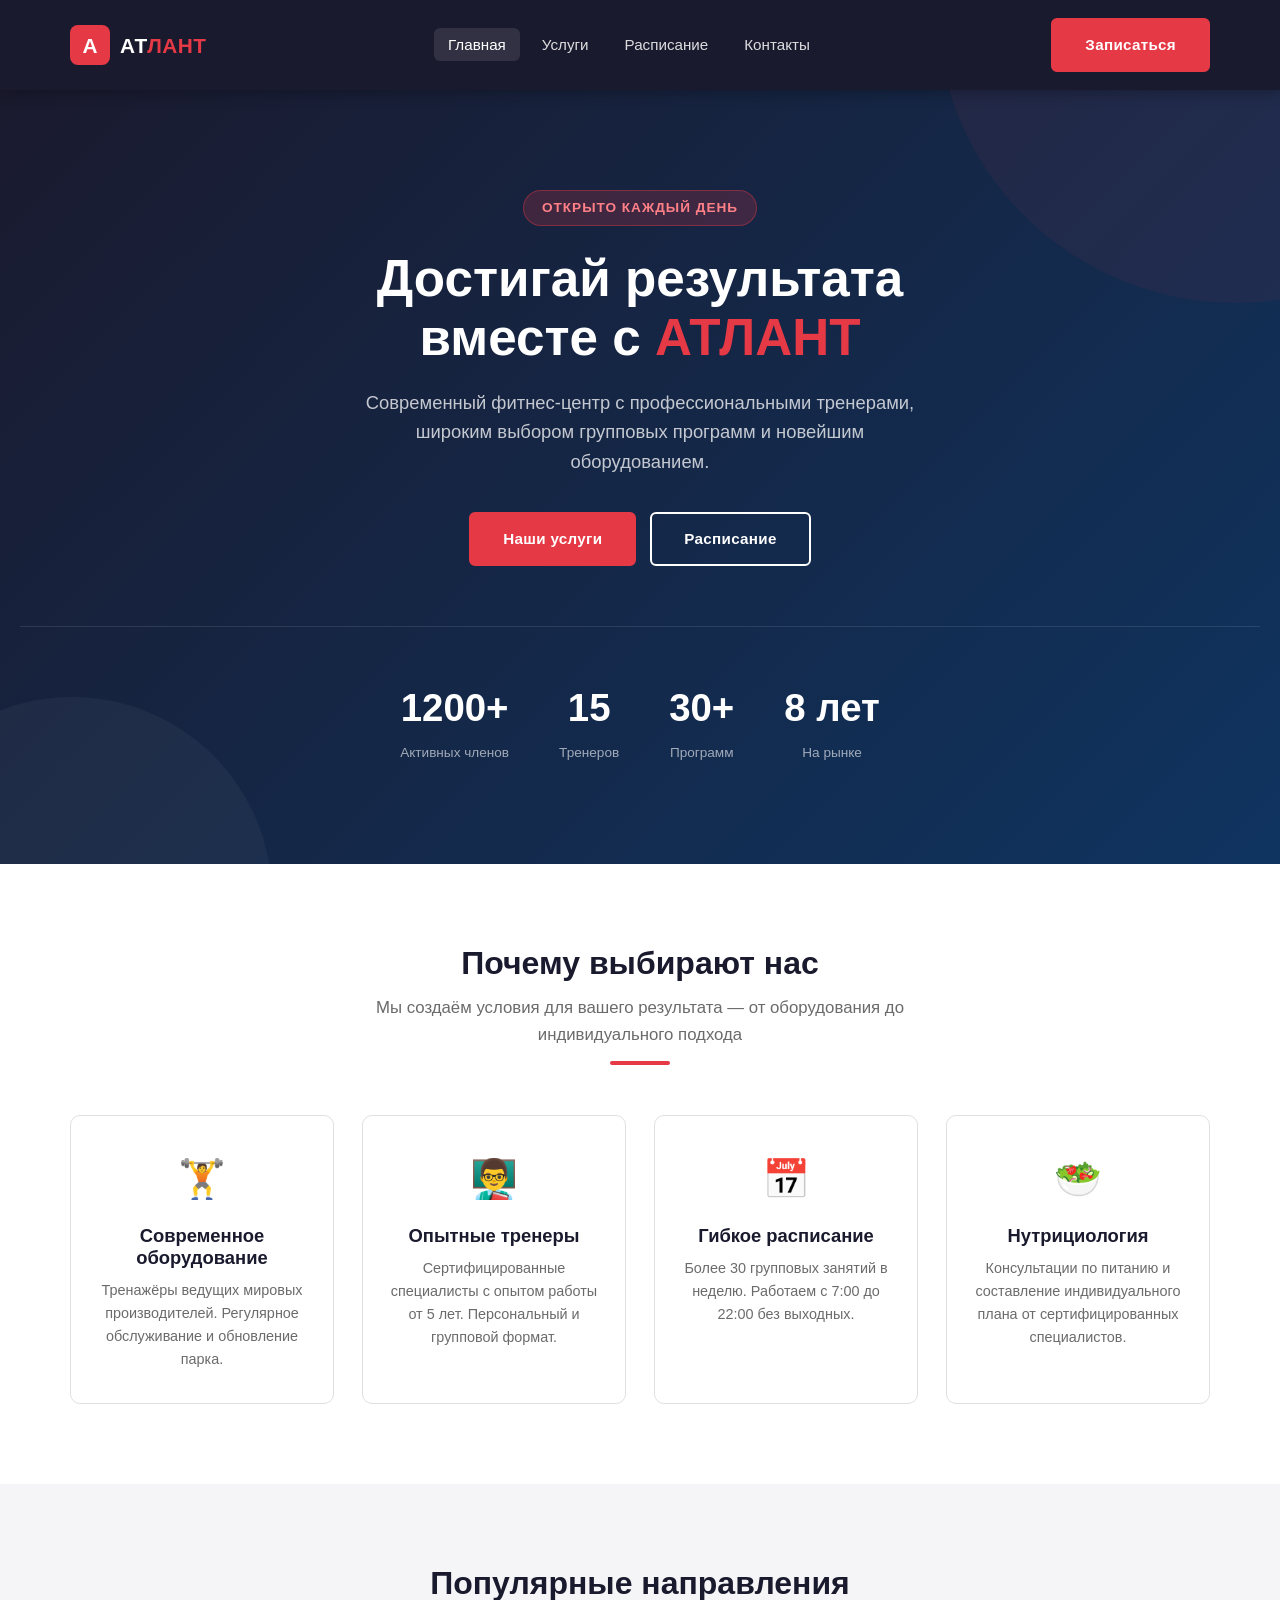
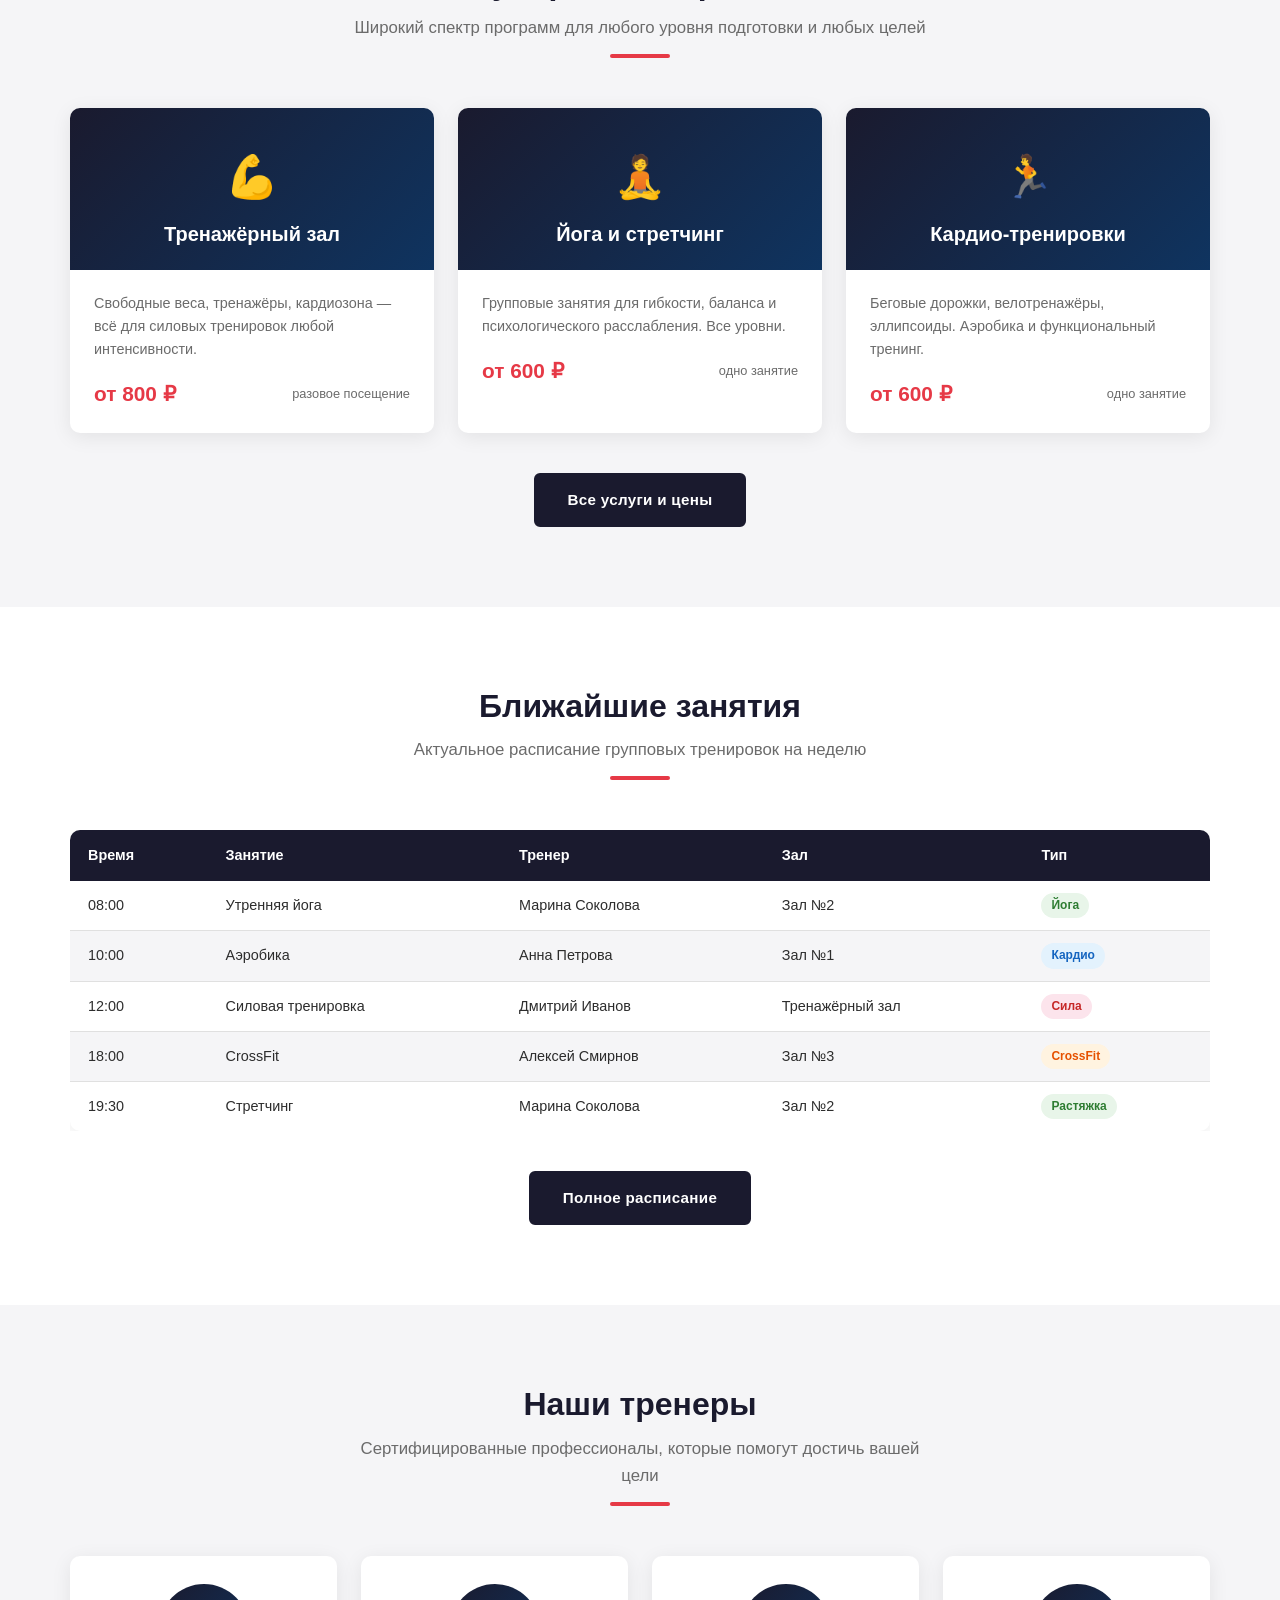
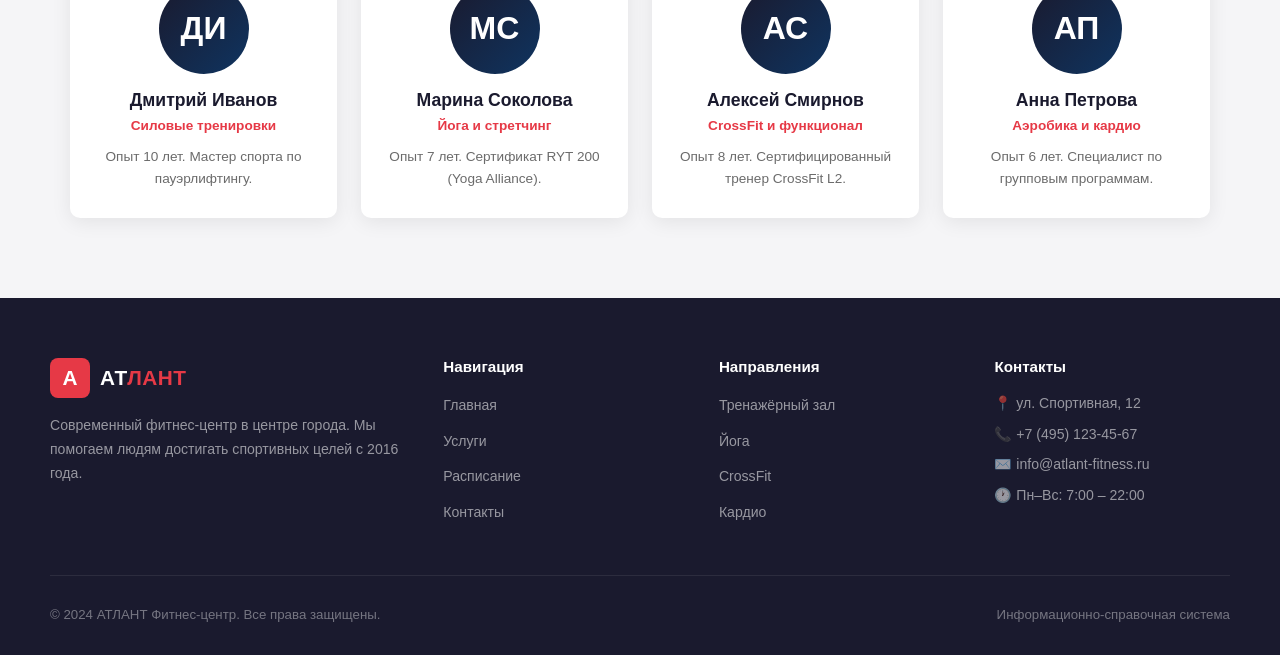
<file: index.html>
<!DOCTYPE html>
<html lang="ru">
<head>
    <meta charset="UTF-8">
    <meta name="viewport" content="width=device-width, initial-scale=1.0">
    <title>АТЛАНТ Фитнес-центр — Главная</title>
    <link rel="stylesheet" href="style.css">
</head>
<body>

<header class="header">
    <div class="header-inner">
        <!-- Логотип -->
        <a href="index.html" class="logo">
            <div class="logo-icon">А</div>
            <span class="logo-text">АТ<span>ЛАНТ</span></span>
        </a>

        <nav class="nav">
            <ul>
                <li><a href="index.html">Главная</a></li>
                <li><a href="services.html">Услуги</a></li>
                <li><a href="schedule.html">Расписание</a></li>
                <li><a href="contact.html">Контакты</a></li>
            </ul>
        </nav>

        <a href="#" class="btn btn-primary" data-modal="signup">Записаться</a>

        <button class="burger" aria-label="Открыть меню">
            <span></span>
            <span></span>
            <span></span>
        </button>
    </div>
</header>

<section class="hero">
    <div class="hero-content">
        <div class="hero-badge">Открыто каждый день</div>
        <h1>Достигай результата<br>вместе с <span>АТЛАНТ</span></h1>
        <p>Современный фитнес-центр с профессиональными тренерами, широким выбором групповых программ и новейшим оборудованием.</p>
        <div class="hero-buttons">
            <a href="services.html" class="btn btn-primary">Наши услуги</a>
            <a href="schedule.html" class="btn btn-outline">Расписание</a>
        </div>
    </div>

    <div class="hero-stats">
        <div class="stat-item">
            <span class="stat-number">1200+</span>
            <span class="stat-label">Активных членов</span>
        </div>
        <div class="stat-item">
            <span class="stat-number">15</span>
            <span class="stat-label">Тренеров</span>
        </div>
        <div class="stat-item">
            <span class="stat-number">30+</span>
            <span class="stat-label">Программ</span>
        </div>
        <div class="stat-item">
            <span class="stat-number">8 лет</span>
            <span class="stat-label">На рынке</span>
        </div>
    </div>
</section>

<section class="features">
    <div class="container">
        <div class="section-title">
            <h2>Почему выбирают нас</h2>
            <p>Мы создаём условия для вашего результата — от оборудования до индивидуального подхода</p>
            <div class="line"></div>
        </div>

        <div class="features-grid">
            <div class="feature-card">
                <span class="feature-icon">🏋️</span>
                <h3>Современное оборудование</h3>
                <p>Тренажёры ведущих мировых производителей. Регулярное обслуживание и обновление парка.</p>
            </div>

            <div class="feature-card">
                <span class="feature-icon">👨‍🏫</span>
                <h3>Опытные тренеры</h3>
                <p>Сертифицированные специалисты с опытом работы от 5 лет. Персональный и групповой формат.</p>
            </div>

            <div class="feature-card">
                <span class="feature-icon">📅</span>
                <h3>Гибкое расписание</h3>
                <p>Более 30 групповых занятий в неделю. Работаем с 7:00 до 22:00 без выходных.</p>
            </div>

            <div class="feature-card">
                <span class="feature-icon">🥗</span>
                <h3>Нутрициология</h3>
                <p>Консультации по питанию и составление индивидуального плана от сертифицированных специалистов.</p>
            </div>
        </div>
    </div>
</section>

<section class="services-preview">
    <div class="container">
        <div class="section-title">
            <h2>Популярные направления</h2>
            <p>Широкий спектр программ для любого уровня подготовки и любых целей</p>
            <div class="line"></div>
        </div>

        <div class="services-grid">
            <div class="service-card">
                <div class="service-card-top">
                    <span class="icon">💪</span>
                    <h3>Тренажёрный зал</h3>
                </div>
                <div class="service-card-body">
                    <p>Свободные веса, тренажёры, кардиозона — всё для силовых тренировок любой интенсивности.</p>
                    <div class="service-price">
                        <span class="price">от 800 ₽</span>
                        <span class="price-label">разовое посещение</span>
                    </div>
                </div>
            </div>

            <div class="service-card">
                <div class="service-card-top">
                    <span class="icon">🧘</span>
                    <h3>Йога и стретчинг</h3>
                </div>
                <div class="service-card-body">
                    <p>Групповые занятия для гибкости, баланса и психологического расслабления. Все уровни.</p>
                    <div class="service-price">
                        <span class="price">от 600 ₽</span>
                        <span class="price-label">одно занятие</span>
                    </div>
                </div>
            </div>

            <div class="service-card">
                <div class="service-card-top">
                    <span class="icon">🏃</span>
                    <h3>Кардио-тренировки</h3>
                </div>
                <div class="service-card-body">
                    <p>Беговые дорожки, велотренажёры, эллипсоиды. Аэробика и функциональный тренинг.</p>
                    <div class="service-price">
                        <span class="price">от 600 ₽</span>
                        <span class="price-label">одно занятие</span>
                    </div>
                </div>
            </div>
        </div>

        <div class="services-more">
            <a href="services.html" class="btn btn-dark">Все услуги и цены</a>
        </div>
    </div>
</section>

<section class="schedule-preview">
    <div class="container">
        <div class="section-title">
            <h2>Ближайшие занятия</h2>
            <p>Актуальное расписание групповых тренировок на неделю</p>
            <div class="line"></div>
        </div>

        <div class="schedule-table-wrap">
            <table class="schedule-table">
                <thead>
                    <tr>
                        <th>Время</th>
                        <th>Занятие</th>
                        <th>Тренер</th>
                        <th>Зал</th>
                        <th>Тип</th>
                    </tr>
                </thead>
                <tbody>
                    <tr>
                        <td>08:00</td>
                        <td>Утренняя йога</td>
                        <td>Марина Соколова</td>
                        <td>Зал №2</td>
                        <td><span class="badge badge-yoga">Йога</span></td>
                    </tr>
                    <tr>
                        <td>10:00</td>
                        <td>Аэробика</td>
                        <td>Анна Петрова</td>
                        <td>Зал №1</td>
                        <td><span class="badge badge-cardio">Кардио</span></td>
                    </tr>
                    <tr>
                        <td>12:00</td>
                        <td>Силовая тренировка</td>
                        <td>Дмитрий Иванов</td>
                        <td>Тренажёрный зал</td>
                        <td><span class="badge badge-strength">Сила</span></td>
                    </tr>
                    <tr>
                        <td>18:00</td>
                        <td>CrossFit</td>
                        <td>Алексей Смирнов</td>
                        <td>Зал №3</td>
                        <td><span class="badge badge-crossfit">CrossFit</span></td>
                    </tr>
                    <tr>
                        <td>19:30</td>
                        <td>Стретчинг</td>
                        <td>Марина Соколова</td>
                        <td>Зал №2</td>
                        <td><span class="badge badge-yoga">Растяжка</span></td>
                    </tr>
                </tbody>
            </table>
        </div>

        <div class="services-more">
            <a href="schedule.html" class="btn btn-dark">Полное расписание</a>
        </div>
    </div>
</section>

<section class="trainers-preview">
    <div class="container">
        <div class="section-title">
            <h2>Наши тренеры</h2>
            <p>Сертифицированные профессионалы, которые помогут достичь вашей цели</p>
            <div class="line"></div>
        </div>

        <div class="trainers-grid">
            <div class="trainer-card">
                <div class="trainer-avatar">ДИ</div>
                <h3>Дмитрий Иванов</h3>
                <p class="trainer-spec">Силовые тренировки</p>
                <p>Опыт 10 лет. Мастер спорта по пауэрлифтингу.</p>
            </div>
            <div class="trainer-card">
                <div class="trainer-avatar">МС</div>
                <h3>Марина Соколова</h3>
                <p class="trainer-spec">Йога и стретчинг</p>
                <p>Опыт 7 лет. Сертификат RYT 200 (Yoga Alliance).</p>
            </div>
            <div class="trainer-card">
                <div class="trainer-avatar">АС</div>
                <h3>Алексей Смирнов</h3>
                <p class="trainer-spec">CrossFit и функционал</p>
                <p>Опыт 8 лет. Сертифицированный тренер CrossFit L2.</p>
            </div>
            <div class="trainer-card">
                <div class="trainer-avatar">АП</div>
                <h3>Анна Петрова</h3>
                <p class="trainer-spec">Аэробика и кардио</p>
                <p>Опыт 6 лет. Специалист по групповым программам.</p>
            </div>
        </div>
    </div>
</section>

<footer class="footer">
    <div class="footer-grid">
        <div class="footer-about">
            <a href="index.html" class="logo">
                <div class="logo-icon">А</div>
                <span class="logo-text">АТ<span>ЛАНТ</span></span>
            </a>
            <p>Современный фитнес-центр в центре города. Мы помогаем людям достигать спортивных целей с 2016 года.</p>
        </div>

        <div class="footer-col">
            <h4>Навигация</h4>
            <ul>
                <li><a href="index.html">Главная</a></li>
                <li><a href="services.html">Услуги</a></li>
                <li><a href="schedule.html">Расписание</a></li>
                <li><a href="contact.html">Контакты</a></li>
            </ul>
        </div>

        <div class="footer-col">
            <h4>Направления</h4>
            <ul>
                <li><a href="services.html">Тренажёрный зал</a></li>
                <li><a href="services.html">Йога</a></li>
                <li><a href="services.html">CrossFit</a></li>
                <li><a href="services.html">Кардио</a></li>
            </ul>
        </div>

        <div class="footer-col">
            <h4>Контакты</h4>
            <p>📍 ул. Спортивная, 12</p>
            <p>📞 +7 (495) 123-45-67</p>
            <p>✉️ info@atlant-fitness.ru</p>
            <p>🕐 Пн–Вс: 7:00 – 22:00</p>
        </div>
    </div>

    <div class="footer-bottom">
        <p>© 2024 АТЛАНТ Фитнес-центр. Все права защищены.</p>
        <p>Информационно-справочная система</p>
    </div>
</footer>

<div class="modal-overlay" id="signupModal">
    <div class="modal">
        <button class="modal-close" aria-label="Закрыть">✕</button>
        <h3>Записаться на занятие</h3>
        <p>Оставьте контакты и мы свяжемся с вами в течение 30 минут</p>

        <form id="signupForm">
            <div class="form-group">
                <label for="modalName">Ваше имя</label>
                <input type="text" id="modalName" placeholder="Например: Иван">
                <span class="error-msg"></span>
            </div>
            <div class="form-group">
                <label for="modalPhone">Телефон</label>
                <input type="tel" id="modalPhone" placeholder="+7 (___) ___-__-__">
                <span class="error-msg"></span>
            </div>
            <div class="form-group">
                <label for="modalService">Направление</label>
                <select id="modalService">
                    <option value="gym">Тренажёрный зал</option>
                    <option value="yoga">Йога</option>
                    <option value="crossfit">CrossFit</option>
                    <option value="cardio">Кардио</option>
                    <option value="personal">Персональная тренировка</option>
                </select>
            </div>
            <button type="submit" class="btn btn-primary" style="width:100%; margin-top:8px;">Отправить заявку</button>
        </form>
    </div>
</div>

<button class="scroll-top" aria-label="Наверх">↑</button>

<script src="script.js"></script>
</body>
</html>
</file>
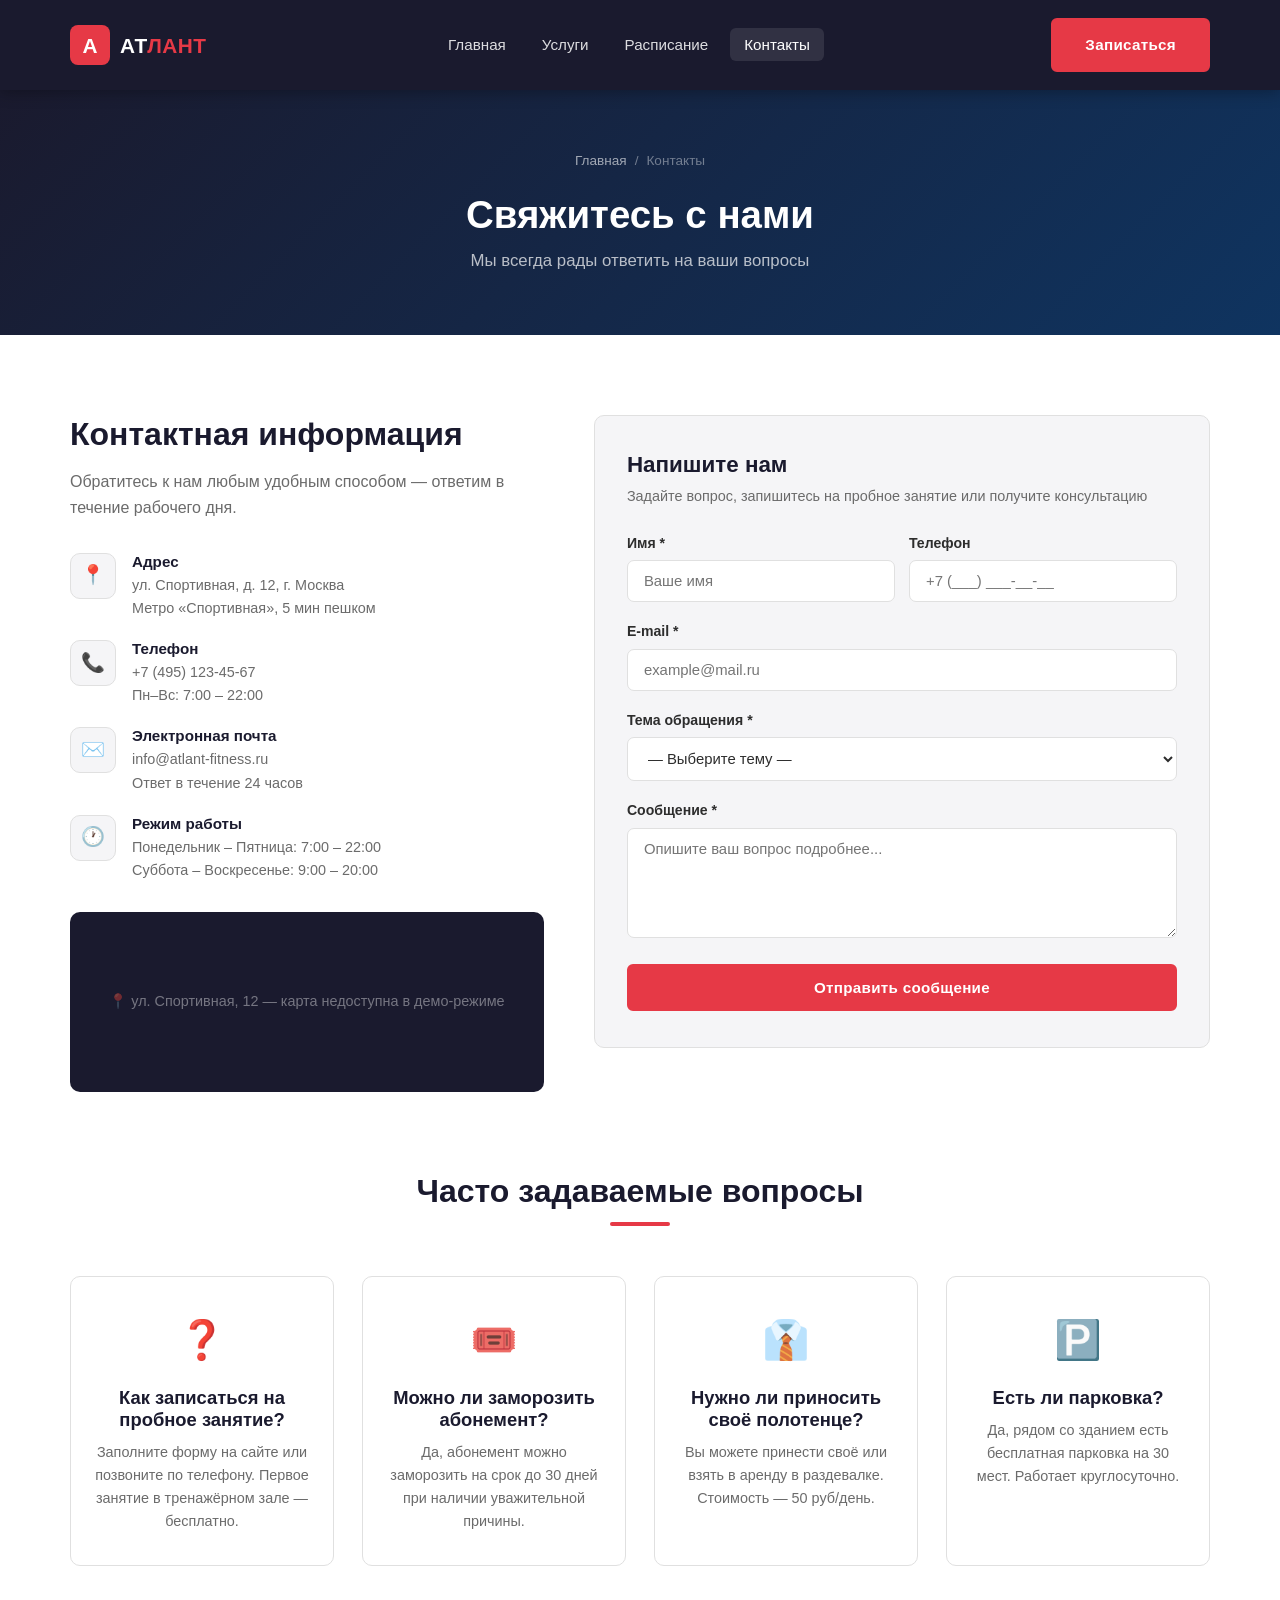
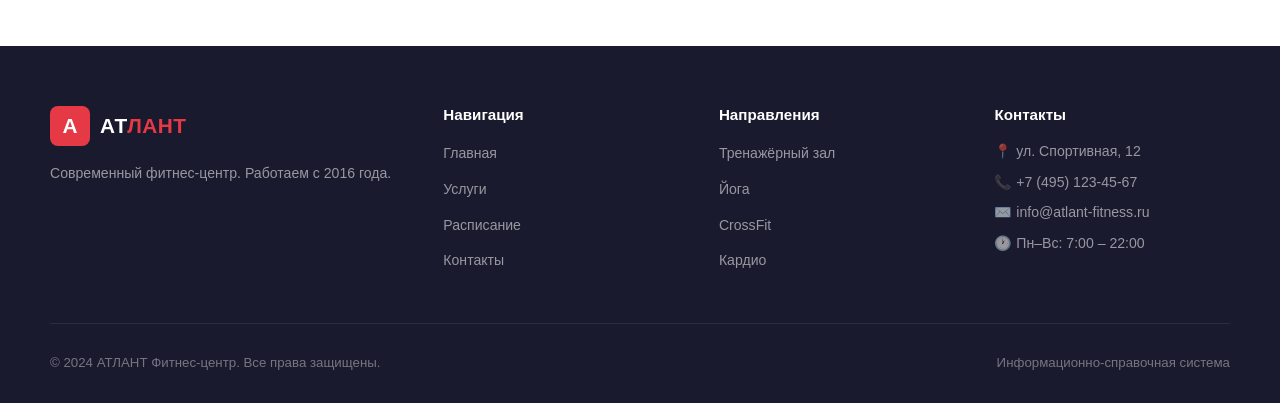
<file: contact.html>
<!DOCTYPE html>
<html lang="ru">
<head>
    <meta charset="UTF-8">
    <meta name="viewport" content="width=device-width, initial-scale=1.0">
    <title>АТЛАНТ — Контакты</title>
    <link rel="stylesheet" href="style.css">
</head>
<body>

<header class="header">
    <div class="header-inner">
        <a href="index.html" class="logo">
            <div class="logo-icon">А</div>
            <span class="logo-text">АТ<span>ЛАНТ</span></span>
        </a>
        <nav class="nav">
            <ul>
                <li><a href="index.html">Главная</a></li>
                <li><a href="services.html">Услуги</a></li>
                <li><a href="schedule.html">Расписание</a></li>
                <li><a href="contact.html">Контакты</a></li>
            </ul>
        </nav>
        <a href="#" class="btn btn-primary" data-modal="signup">Записаться</a>
        <button class="burger" aria-label="Открыть меню">
            <span></span><span></span><span></span>
        </button>
    </div>
</header>

<section class="page-hero">
    <div class="container">
        <div class="breadcrumb">
            <a href="index.html">Главная</a>
            <span>/</span>
            <span>Контакты</span>
        </div>
        <h1>Свяжитесь с нами</h1>
        <p>Мы всегда рады ответить на ваши вопросы</p>
    </div>
</section>

<section class="contact-section">
    <div class="container">
        <div class="contact-grid">

            <div class="contact-info">
                <h2>Контактная информация</h2>
                <p>Обратитесь к нам любым удобным способом — ответим в течение рабочего дня.</p>

                <div class="contact-items">
                    <div class="contact-item">
                        <div class="contact-item-icon">📍</div>
                        <div class="contact-item-text">
                            <h4>Адрес</h4>
                            <p>ул. Спортивная, д. 12, г. Москва<br>Метро «Спортивная», 5 мин пешком</p>
                        </div>
                    </div>

                    <div class="contact-item">
                        <div class="contact-item-icon">📞</div>
                        <div class="contact-item-text">
                            <h4>Телефон</h4>
                            <p>+7 (495) 123-45-67<br>Пн–Вс: 7:00 – 22:00</p>
                        </div>
                    </div>

                    <div class="contact-item">
                        <div class="contact-item-icon">✉️</div>
                        <div class="contact-item-text">
                            <h4>Электронная почта</h4>
                            <p>info@atlant-fitness.ru<br>Ответ в течение 24 часов</p>
                        </div>
                    </div>

                    <div class="contact-item">
                        <div class="contact-item-icon">🕐</div>
                        <div class="contact-item-text">
                            <h4>Режим работы</h4>
                            <p>Понедельник – Пятница: 7:00 – 22:00<br>Суббота – Воскресенье: 9:00 – 20:00</p>
                        </div>
                    </div>
                </div>

                <div class="contact-map">
                    <span>📍 ул. Спортивная, 12 — карта недоступна в демо-режиме</span>
                </div>
            </div>

            <div class="contact-form-block">
                <h3>Напишите нам</h3>
                <p>Задайте вопрос, запишитесь на пробное занятие или получите консультацию</p>

                <form id="contactForm">
                    <div class="form-row">
                        <div class="form-group">
                            <label for="name">Имя *</label>
                            <input type="text" id="name" placeholder="Ваше имя">
                            <span class="error-msg"></span>
                        </div>
                        <div class="form-group">
                            <label for="phone">Телефон</label>
                            <input type="tel" id="phone" placeholder="+7 (___) ___-__-__">
                            <span class="error-msg"></span>
                        </div>
                    </div>

                    <div class="form-group">
                        <label for="email">E-mail *</label>
                        <input type="email" id="email" placeholder="example@mail.ru">
                        <span class="error-msg"></span>
                    </div>

                    <div class="form-group">
                        <label for="subject">Тема обращения *</label>
                        <select id="subject">
                            <option value="">— Выберите тему —</option>
                            <option value="trial">Запись на пробное занятие</option>
                            <option value="membership">Абонемент</option>
                            <option value="personal">Персональные тренировки</option>
                            <option value="nutrition">Консультация нутрициолога</option>
                            <option value="other">Другой вопрос</option>
                        </select>
                        <span class="error-msg"></span>
                    </div>

                    <div class="form-group">
                        <label for="message">Сообщение *</label>
                        <textarea id="message" placeholder="Опишите ваш вопрос подробнее..."></textarea>
                        <span class="error-msg"></span>
                    </div>

                    <button type="submit" class="btn btn-primary" style="width:100%;">Отправить сообщение</button>
                </form>

                <div class="form-success">
                    <div class="success-icon">✅</div>
                    <h3>Сообщение отправлено!</h3>
                    <p>Спасибо за обращение. Мы ответим в ближайшее время.</p>
                </div>
            </div>

        </div>
    </div>
</section>

<section class="features" style="padding-top: 0;">
    <div class="container">
        <div class="section-title">
            <h2>Часто задаваемые вопросы</h2>
            <div class="line"></div>
        </div>

        <div class="features-grid">
            <div class="feature-card">
                <span class="feature-icon">❓</span>
                <h3>Как записаться на пробное занятие?</h3>
                <p>Заполните форму на сайте или позвоните по телефону. Первое занятие в тренажёрном зале — бесплатно.</p>
            </div>
            <div class="feature-card">
                <span class="feature-icon">🎟️</span>
                <h3>Можно ли заморозить абонемент?</h3>
                <p>Да, абонемент можно заморозить на срок до 30 дней при наличии уважительной причины.</p>
            </div>
            <div class="feature-card">
                <span class="feature-icon">👔</span>
                <h3>Нужно ли приносить своё полотенце?</h3>
                <p>Вы можете принести своё или взять в аренду в раздевалке. Стоимость — 50 руб/день.</p>
            </div>
            <div class="feature-card">
                <span class="feature-icon">🅿️</span>
                <h3>Есть ли парковка?</h3>
                <p>Да, рядом со зданием есть бесплатная парковка на 30 мест. Работает круглосуточно.</p>
            </div>
        </div>
    </div>
</section>

<footer class="footer">
    <div class="footer-grid">
        <div class="footer-about">
            <a href="index.html" class="logo">
                <div class="logo-icon">А</div>
                <span class="logo-text">АТ<span>ЛАНТ</span></span>
            </a>
            <p>Современный фитнес-центр. Работаем с 2016 года.</p>
        </div>
        <div class="footer-col">
            <h4>Навигация</h4>
            <ul>
                <li><a href="index.html">Главная</a></li>
                <li><a href="services.html">Услуги</a></li>
                <li><a href="schedule.html">Расписание</a></li>
                <li><a href="contact.html">Контакты</a></li>
            </ul>
        </div>
        <div class="footer-col">
            <h4>Направления</h4>
            <ul>
                <li><a href="services.html">Тренажёрный зал</a></li>
                <li><a href="services.html">Йога</a></li>
                <li><a href="services.html">CrossFit</a></li>
                <li><a href="services.html">Кардио</a></li>
            </ul>
        </div>
        <div class="footer-col">
            <h4>Контакты</h4>
            <p>📍 ул. Спортивная, 12</p>
            <p>📞 +7 (495) 123-45-67</p>
            <p>✉️ info@atlant-fitness.ru</p>
            <p>🕐 Пн–Вс: 7:00 – 22:00</p>
        </div>
    </div>
    <div class="footer-bottom">
        <p>© 2024 АТЛАНТ Фитнес-центр. Все права защищены.</p>
        <p>Информационно-справочная система</p>
    </div>
</footer>

<div class="modal-overlay" id="signupModal">
    <div class="modal">
        <button class="modal-close">✕</button>
        <h3>Записаться на занятие</h3>
        <p>Оставьте контакты и мы свяжемся с вами в течение 30 минут</p>
        <form id="signupForm">
            <div class="form-group">
                <label for="modalName">Ваше имя</label>
                <input type="text" id="modalName" placeholder="Например: Алексей">
                <span class="error-msg"></span>
            </div>
            <div class="form-group">
                <label for="modalPhone">Телефон</label>
                <input type="tel" id="modalPhone" placeholder="+7 (___) ___-__-__">
                <span class="error-msg"></span>
            </div>
            <div class="form-group">
                <label for="modalService">Направление</label>
                <select id="modalService">
                    <option value="gym">Тренажёрный зал</option>
                    <option value="yoga">Йога</option>
                    <option value="crossfit">CrossFit</option>
                    <option value="cardio">Кардио</option>
                </select>
            </div>
            <button type="submit" class="btn btn-primary" style="width:100%; margin-top:8px;">Отправить заявку</button>
        </form>
    </div>
</div>

<button class="scroll-top">↑</button>
<script src="script.js"></script>
</body>
</html>
</file>
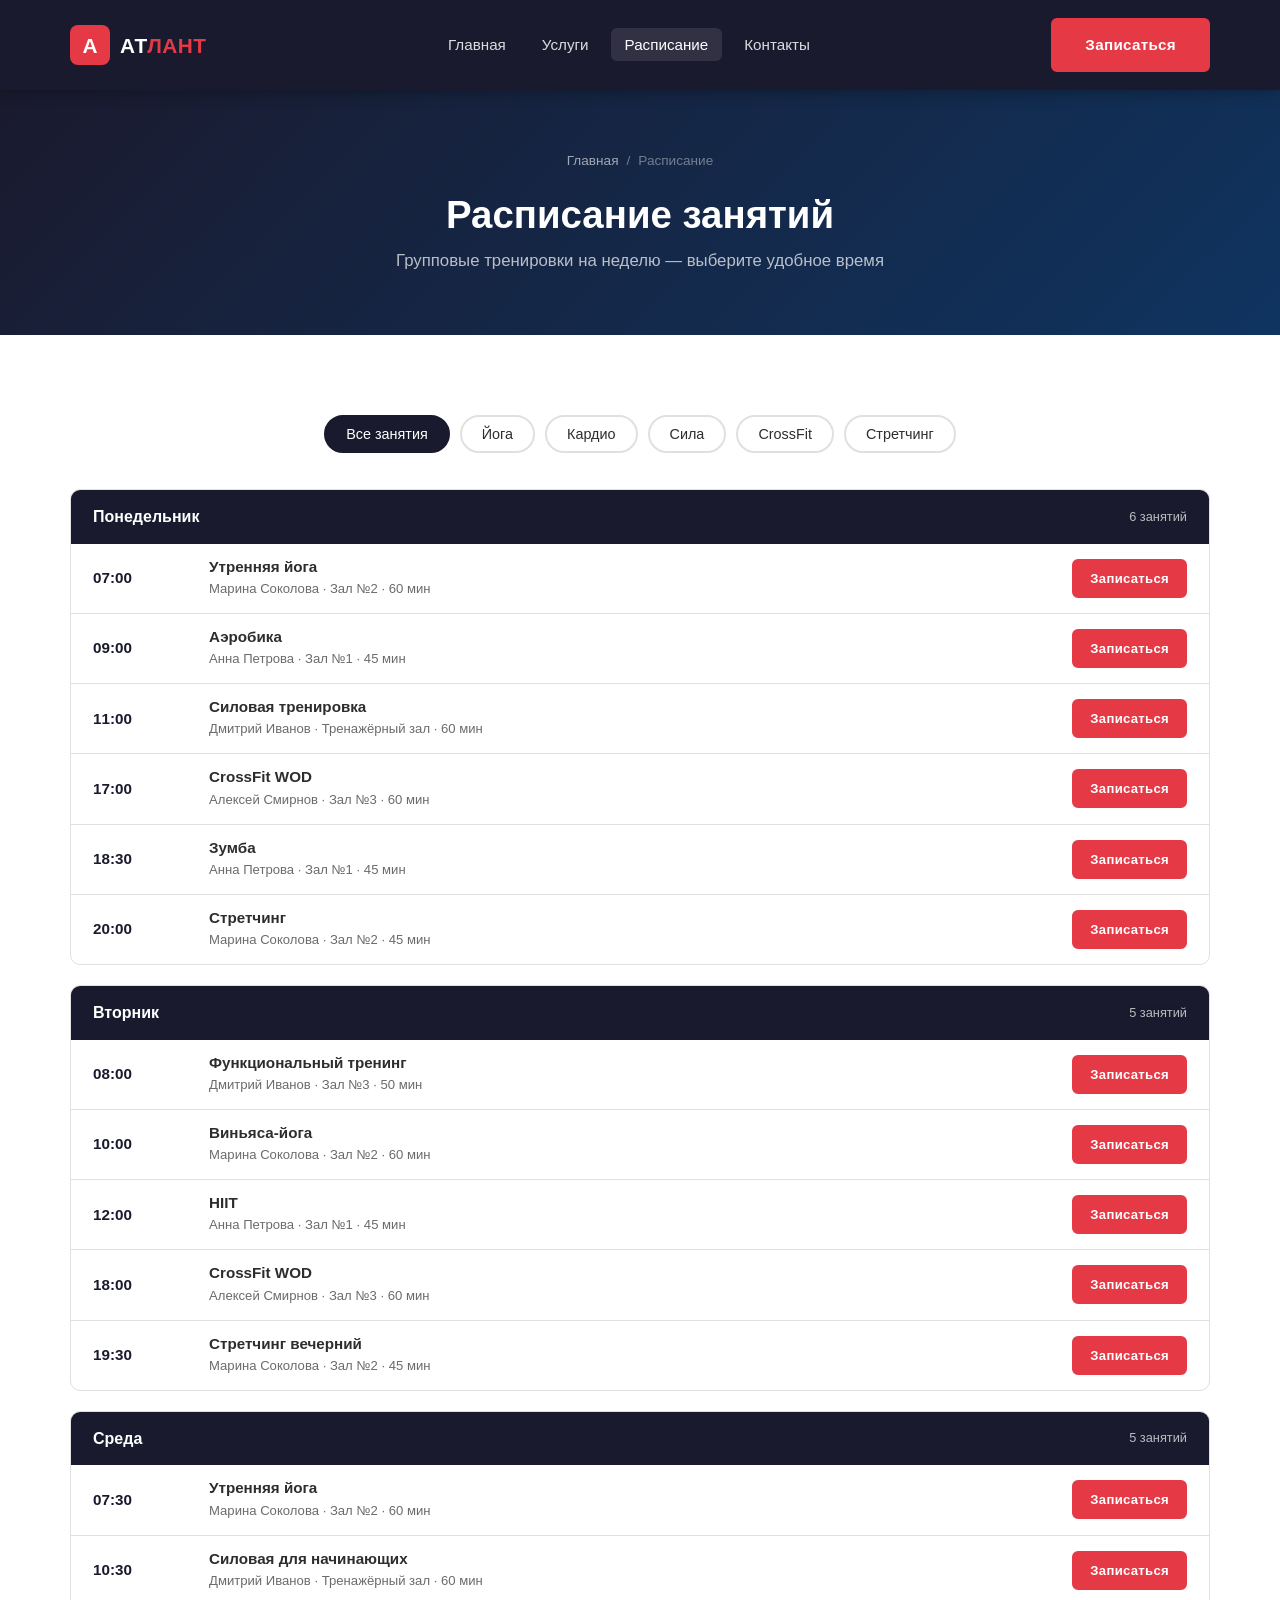
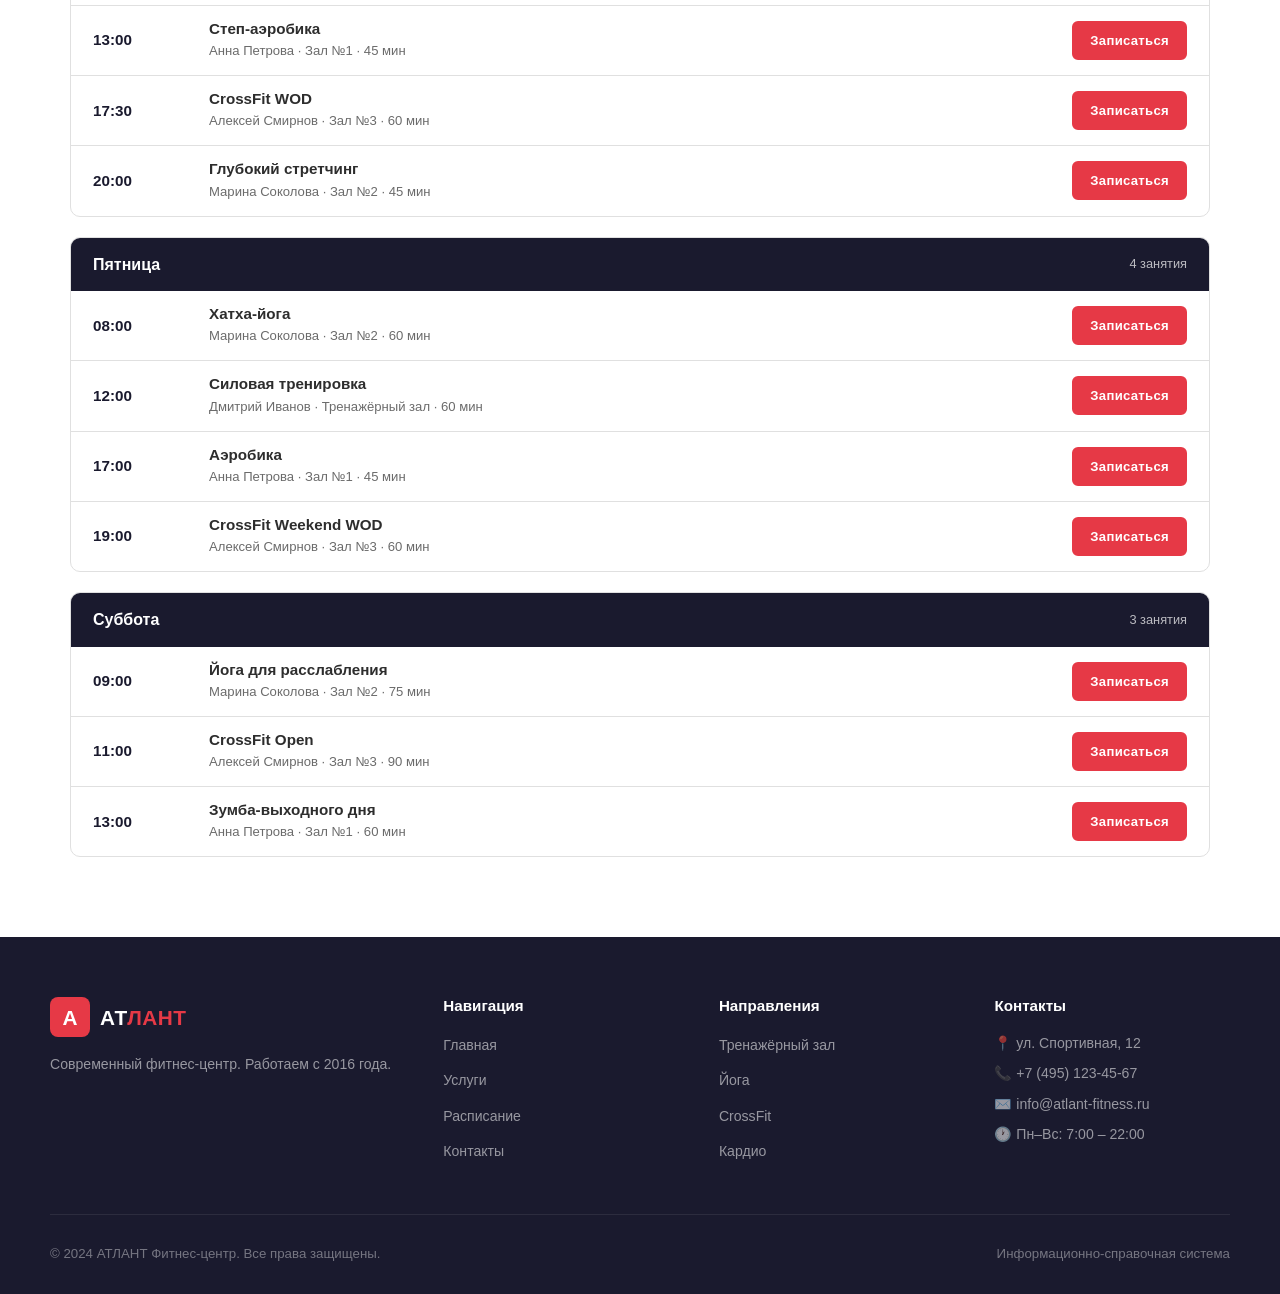
<file: schedule.html>
<!DOCTYPE html>
<html lang="ru">
<head>
    <meta charset="UTF-8">
    <meta name="viewport" content="width=device-width, initial-scale=1.0">
    <title>АТЛАНТ — Расписание занятий</title>
    <link rel="stylesheet" href="style.css">
</head>
<body>

<header class="header">
    <div class="header-inner">
        <a href="index.html" class="logo">
            <div class="logo-icon">А</div>
            <span class="logo-text">АТ<span>ЛАНТ</span></span>
        </a>
        <nav class="nav">
            <ul>
                <li><a href="index.html">Главная</a></li>
                <li><a href="services.html">Услуги</a></li>
                <li><a href="schedule.html">Расписание</a></li>
                <li><a href="contact.html">Контакты</a></li>
            </ul>
        </nav>
        <a href="#" class="btn btn-primary" data-modal="signup">Записаться</a>
        <button class="burger" aria-label="Открыть меню">
            <span></span><span></span><span></span>
        </button>
    </div>
</header>

<section class="page-hero">
    <div class="container">
        <div class="breadcrumb">
            <a href="index.html">Главная</a>
            <span>/</span>
            <span>Расписание</span>
        </div>
        <h1>Расписание занятий</h1>
        <p>Групповые тренировки на неделю — выберите удобное время</p>
    </div>
</section>

<section class="schedule-section">
    <div class="container">

        <div class="schedule-filters">
            <button class="filter-btn active" data-filter="all">Все занятия</button>
            <button class="filter-btn" data-filter="yoga">Йога</button>
            <button class="filter-btn" data-filter="cardio">Кардио</button>
            <button class="filter-btn" data-filter="strength">Сила</button>
            <button class="filter-btn" data-filter="crossfit">CrossFit</button>
            <button class="filter-btn" data-filter="stretch">Стретчинг</button>
        </div>

        <div class="schedule-days">
            <div class="schedule-day">
                <div class="schedule-day-header">
                    Понедельник
                    <span class="day-count">6 занятий</span>
                </div>
                <div class="schedule-items">
                    <div class="schedule-item" data-category="yoga">
                        <div class="item-time">07:00</div>
                        <div class="item-info">
                            <h4>Утренняя йога</h4>
                            <p>Марина Соколова · Зал №2 · 60 мин</p>
                        </div>
                        <div class="item-action">
                            <a href="#" class="btn btn-primary" data-modal="signup">Записаться</a>
                        </div>
                    </div>
                    <div class="schedule-item" data-category="cardio">
                        <div class="item-time">09:00</div>
                        <div class="item-info">
                            <h4>Аэробика</h4>
                            <p>Анна Петрова · Зал №1 · 45 мин</p>
                        </div>
                        <div class="item-action">
                            <a href="#" class="btn btn-primary" data-modal="signup">Записаться</a>
                        </div>
                    </div>
                    <div class="schedule-item" data-category="strength">
                        <div class="item-time">11:00</div>
                        <div class="item-info">
                            <h4>Силовая тренировка</h4>
                            <p>Дмитрий Иванов · Тренажёрный зал · 60 мин</p>
                        </div>
                        <div class="item-action">
                            <a href="#" class="btn btn-primary" data-modal="signup">Записаться</a>
                        </div>
                    </div>
                    <div class="schedule-item" data-category="crossfit">
                        <div class="item-time">17:00</div>
                        <div class="item-info">
                            <h4>CrossFit WOD</h4>
                            <p>Алексей Смирнов · Зал №3 · 60 мин</p>
                        </div>
                        <div class="item-action">
                            <a href="#" class="btn btn-primary" data-modal="signup">Записаться</a>
                        </div>
                    </div>
                    <div class="schedule-item" data-category="cardio">
                        <div class="item-time">18:30</div>
                        <div class="item-info">
                            <h4>Зумба</h4>
                            <p>Анна Петрова · Зал №1 · 45 мин</p>
                        </div>
                        <div class="item-action">
                            <a href="#" class="btn btn-primary" data-modal="signup">Записаться</a>
                        </div>
                    </div>
                    <div class="schedule-item" data-category="stretch">
                        <div class="item-time">20:00</div>
                        <div class="item-info">
                            <h4>Стретчинг</h4>
                            <p>Марина Соколова · Зал №2 · 45 мин</p>
                        </div>
                        <div class="item-action">
                            <a href="#" class="btn btn-primary" data-modal="signup">Записаться</a>
                        </div>
                    </div>
                </div>
            </div>

            <div class="schedule-day">
                <div class="schedule-day-header">
                    Вторник
                    <span class="day-count">5 занятий</span>
                </div>
                <div class="schedule-items">
                    <div class="schedule-item" data-category="strength">
                        <div class="item-time">08:00</div>
                        <div class="item-info">
                            <h4>Функциональный тренинг</h4>
                            <p>Дмитрий Иванов · Зал №3 · 50 мин</p>
                        </div>
                        <div class="item-action">
                            <a href="#" class="btn btn-primary" data-modal="signup">Записаться</a>
                        </div>
                    </div>
                    <div class="schedule-item" data-category="yoga">
                        <div class="item-time">10:00</div>
                        <div class="item-info">
                            <h4>Виньяса-йога</h4>
                            <p>Марина Соколова · Зал №2 · 60 мин</p>
                        </div>
                        <div class="item-action">
                            <a href="#" class="btn btn-primary" data-modal="signup">Записаться</a>
                        </div>
                    </div>
                    <div class="schedule-item" data-category="cardio">
                        <div class="item-time">12:00</div>
                        <div class="item-info">
                            <h4>HIIT</h4>
                            <p>Анна Петрова · Зал №1 · 45 мин</p>
                        </div>
                        <div class="item-action">
                            <a href="#" class="btn btn-primary" data-modal="signup">Записаться</a>
                        </div>
                    </div>
                    <div class="schedule-item" data-category="crossfit">
                        <div class="item-time">18:00</div>
                        <div class="item-info">
                            <h4>CrossFit WOD</h4>
                            <p>Алексей Смирнов · Зал №3 · 60 мин</p>
                        </div>
                        <div class="item-action">
                            <a href="#" class="btn btn-primary" data-modal="signup">Записаться</a>
                        </div>
                    </div>
                    <div class="schedule-item" data-category="stretch">
                        <div class="item-time">19:30</div>
                        <div class="item-info">
                            <h4>Стретчинг вечерний</h4>
                            <p>Марина Соколова · Зал №2 · 45 мин</p>
                        </div>
                        <div class="item-action">
                            <a href="#" class="btn btn-primary" data-modal="signup">Записаться</a>
                        </div>
                    </div>
                </div>
            </div>

            <div class="schedule-day">
                <div class="schedule-day-header">
                    Среда
                    <span class="day-count">5 занятий</span>
                </div>
                <div class="schedule-items">
                    <div class="schedule-item" data-category="yoga">
                        <div class="item-time">07:30</div>
                        <div class="item-info">
                            <h4>Утренняя йога</h4>
                            <p>Марина Соколова · Зал №2 · 60 мин</p>
                        </div>
                        <div class="item-action">
                            <a href="#" class="btn btn-primary" data-modal="signup">Записаться</a>
                        </div>
                    </div>
                    <div class="schedule-item" data-category="strength">
                        <div class="item-time">10:30</div>
                        <div class="item-info">
                            <h4>Силовая для начинающих</h4>
                            <p>Дмитрий Иванов · Тренажёрный зал · 60 мин</p>
                        </div>
                        <div class="item-action">
                            <a href="#" class="btn btn-primary" data-modal="signup">Записаться</a>
                        </div>
                    </div>
                    <div class="schedule-item" data-category="cardio">
                        <div class="item-time">13:00</div>
                        <div class="item-info">
                            <h4>Степ-аэробика</h4>
                            <p>Анна Петрова · Зал №1 · 45 мин</p>
                        </div>
                        <div class="item-action">
                            <a href="#" class="btn btn-primary" data-modal="signup">Записаться</a>
                        </div>
                    </div>
                    <div class="schedule-item" data-category="crossfit">
                        <div class="item-time">17:30</div>
                        <div class="item-info">
                            <h4>CrossFit WOD</h4>
                            <p>Алексей Смирнов · Зал №3 · 60 мин</p>
                        </div>
                        <div class="item-action">
                            <a href="#" class="btn btn-primary" data-modal="signup">Записаться</a>
                        </div>
                    </div>
                    <div class="schedule-item" data-category="stretch">
                        <div class="item-time">20:00</div>
                        <div class="item-info">
                            <h4>Глубокий стретчинг</h4>
                            <p>Марина Соколова · Зал №2 · 45 мин</p>
                        </div>
                        <div class="item-action">
                            <a href="#" class="btn btn-primary" data-modal="signup">Записаться</a>
                        </div>
                    </div>
                </div>
            </div>

            <div class="schedule-day">
                <div class="schedule-day-header">
                    Пятница
                    <span class="day-count">4 занятия</span>
                </div>
                <div class="schedule-items">
                    <div class="schedule-item" data-category="yoga">
                        <div class="item-time">08:00</div>
                        <div class="item-info">
                            <h4>Хатха-йога</h4>
                            <p>Марина Соколова · Зал №2 · 60 мин</p>
                        </div>
                        <div class="item-action">
                            <a href="#" class="btn btn-primary" data-modal="signup">Записаться</a>
                        </div>
                    </div>
                    <div class="schedule-item" data-category="strength">
                        <div class="item-time">12:00</div>
                        <div class="item-info">
                            <h4>Силовая тренировка</h4>
                            <p>Дмитрий Иванов · Тренажёрный зал · 60 мин</p>
                        </div>
                        <div class="item-action">
                            <a href="#" class="btn btn-primary" data-modal="signup">Записаться</a>
                        </div>
                    </div>
                    <div class="schedule-item" data-category="cardio">
                        <div class="item-time">17:00</div>
                        <div class="item-info">
                            <h4>Аэробика</h4>
                            <p>Анна Петрова · Зал №1 · 45 мин</p>
                        </div>
                        <div class="item-action">
                            <a href="#" class="btn btn-primary" data-modal="signup">Записаться</a>
                        </div>
                    </div>
                    <div class="schedule-item" data-category="crossfit">
                        <div class="item-time">19:00</div>
                        <div class="item-info">
                            <h4>CrossFit Weekend WOD</h4>
                            <p>Алексей Смирнов · Зал №3 · 60 мин</p>
                        </div>
                        <div class="item-action">
                            <a href="#" class="btn btn-primary" data-modal="signup">Записаться</a>
                        </div>
                    </div>
                </div>
            </div>
            <div class="schedule-day">
                <div class="schedule-day-header">
                    Суббота
                    <span class="day-count">3 занятия</span>
                </div>
                <div class="schedule-items">
                    <div class="schedule-item" data-category="yoga">
                        <div class="item-time">09:00</div>
                        <div class="item-info">
                            <h4>Йога для расслабления</h4>
                            <p>Марина Соколова · Зал №2 · 75 мин</p>
                        </div>
                        <div class="item-action">
                            <a href="#" class="btn btn-primary" data-modal="signup">Записаться</a>
                        </div>
                    </div>
                    <div class="schedule-item" data-category="crossfit">
                        <div class="item-time">11:00</div>
                        <div class="item-info">
                            <h4>CrossFit Open</h4>
                            <p>Алексей Смирнов · Зал №3 · 90 мин</p>
                        </div>
                        <div class="item-action">
                            <a href="#" class="btn btn-primary" data-modal="signup">Записаться</a>
                        </div>
                    </div>
                    <div class="schedule-item" data-category="cardio">
                        <div class="item-time">13:00</div>
                        <div class="item-info">
                            <h4>Зумба-выходного дня</h4>
                            <p>Анна Петрова · Зал №1 · 60 мин</p>
                        </div>
                        <div class="item-action">
                            <a href="#" class="btn btn-primary" data-modal="signup">Записаться</a>
                        </div>
                    </div>
                </div>
            </div>

        </div>
    </div>
</section>

<footer class="footer">
    <div class="footer-grid">
        <div class="footer-about">
            <a href="index.html" class="logo">
                <div class="logo-icon">А</div>
                <span class="logo-text">АТ<span>ЛАНТ</span></span>
            </a>
            <p>Современный фитнес-центр. Работаем с 2016 года.</p>
        </div>
        <div class="footer-col">
            <h4>Навигация</h4>
            <ul>
                <li><a href="index.html">Главная</a></li>
                <li><a href="services.html">Услуги</a></li>
                <li><a href="schedule.html">Расписание</a></li>
                <li><a href="contact.html">Контакты</a></li>
            </ul>
        </div>
        <div class="footer-col">
            <h4>Направления</h4>
            <ul>
                <li><a href="services.html">Тренажёрный зал</a></li>
                <li><a href="services.html">Йога</a></li>
                <li><a href="services.html">CrossFit</a></li>
                <li><a href="services.html">Кардио</a></li>
            </ul>
        </div>
        <div class="footer-col">
            <h4>Контакты</h4>
            <p>📍 ул. Спортивная, 12</p>
            <p>📞 +7 (495) 123-45-67</p>
            <p>✉️ info@atlant-fitness.ru</p>
            <p>🕐 Пн–Вс: 7:00 – 22:00</p>
        </div>
    </div>
    <div class="footer-bottom">
        <p>© 2024 АТЛАНТ Фитнес-центр. Все права защищены.</p>
        <p>Информационно-справочная система</p>
    </div>
</footer>

<div class="modal-overlay" id="signupModal">
    <div class="modal">
        <button class="modal-close">✕</button>
        <h3>Записаться на занятие</h3>
        <p>Оставьте контакты и мы свяжемся с вами в течение 30 минут</p>
        <form id="signupForm">
            <div class="form-group">
                <label for="modalName">Ваше имя</label>
                <input type="text" id="modalName" placeholder="Например: Иван">
                <span class="error-msg"></span>
            </div>
            <div class="form-group">
                <label for="modalPhone">Телефон</label>
                <input type="tel" id="modalPhone" placeholder="+7 (___) ___-__-__">
                <span class="error-msg"></span>
            </div>
            <div class="form-group">
                <label for="modalService">Направление</label>
                <select id="modalService">
                    <option value="gym">Тренажёрный зал</option>
                    <option value="yoga">Йога</option>
                    <option value="crossfit">CrossFit</option>
                    <option value="cardio">Кардио</option>
                    <option value="personal">Персональная тренировка</option>
                </select>
            </div>
            <button type="submit" class="btn btn-primary" style="width:100%; margin-top:8px;">Отправить заявку</button>
        </form>
    </div>
</div>

<button class="scroll-top">↑</button>
<script src="script.js"></script>
</body>
</html>
</file>
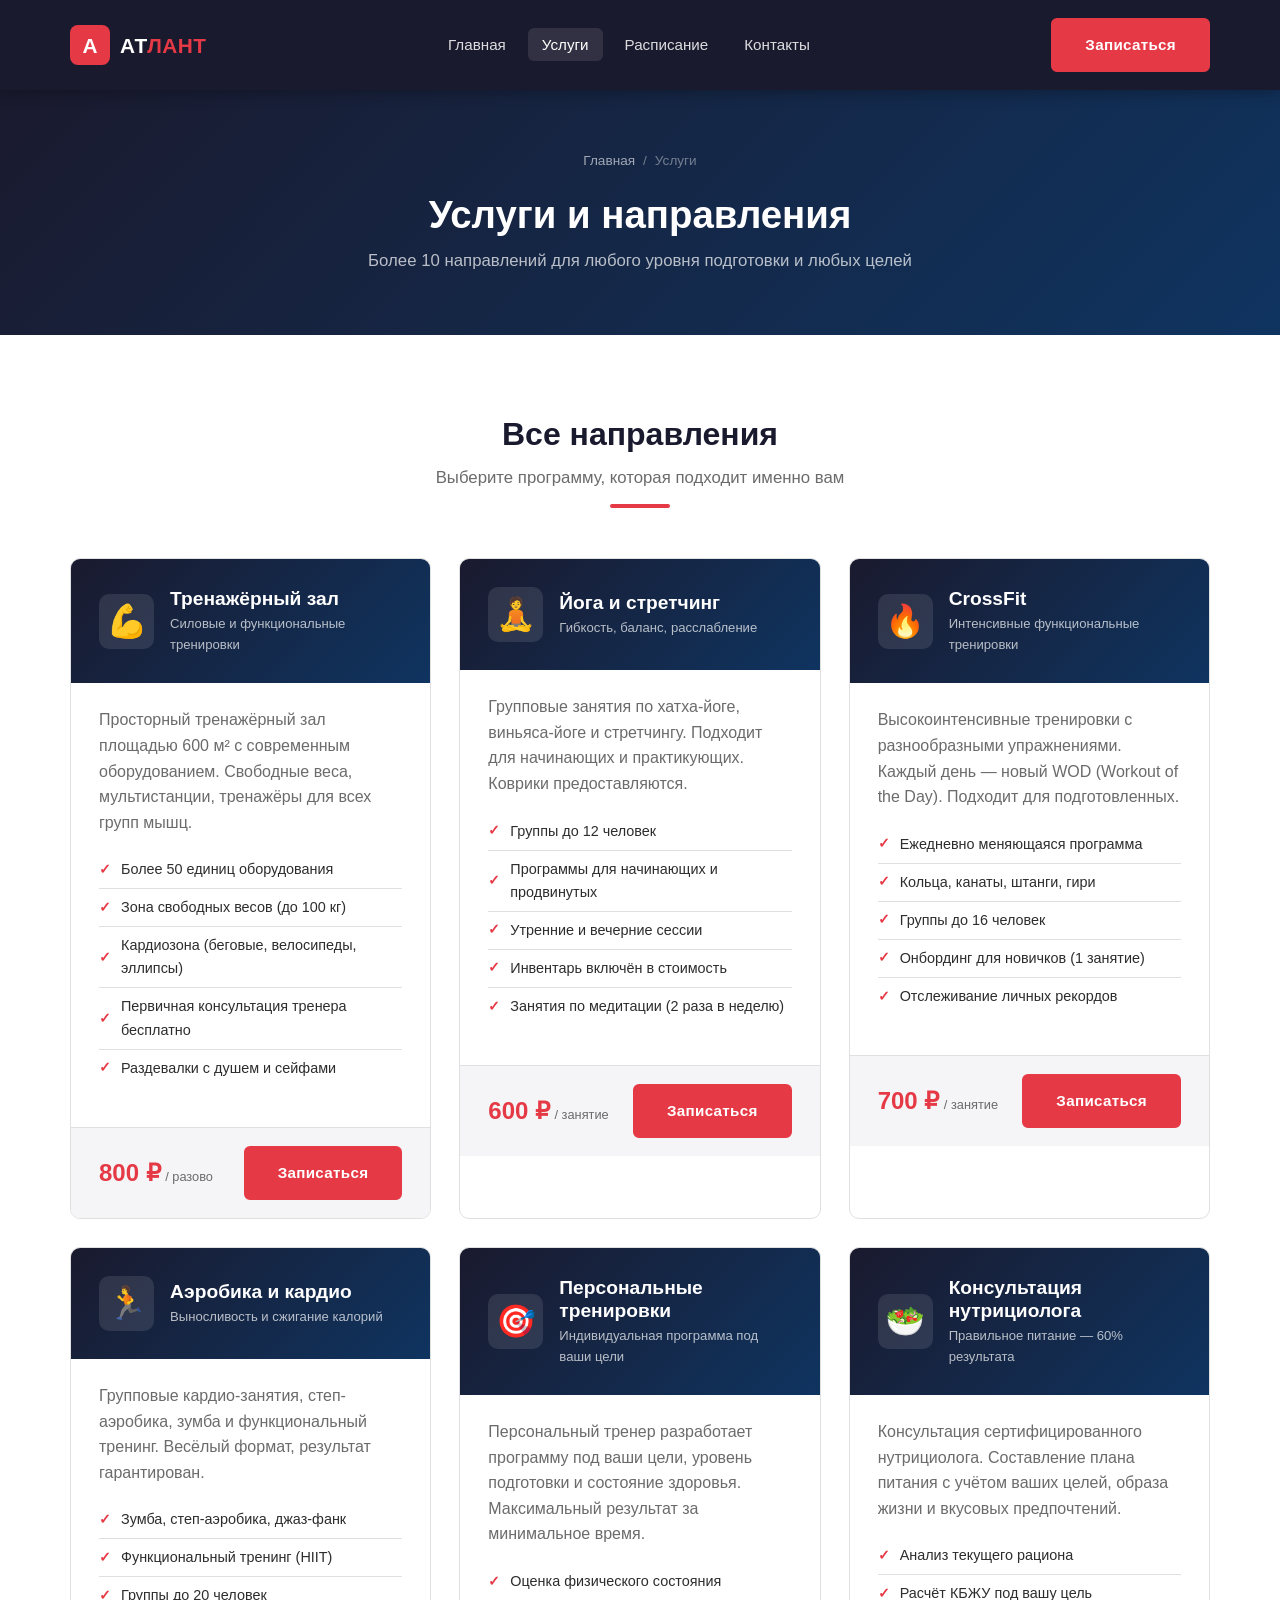
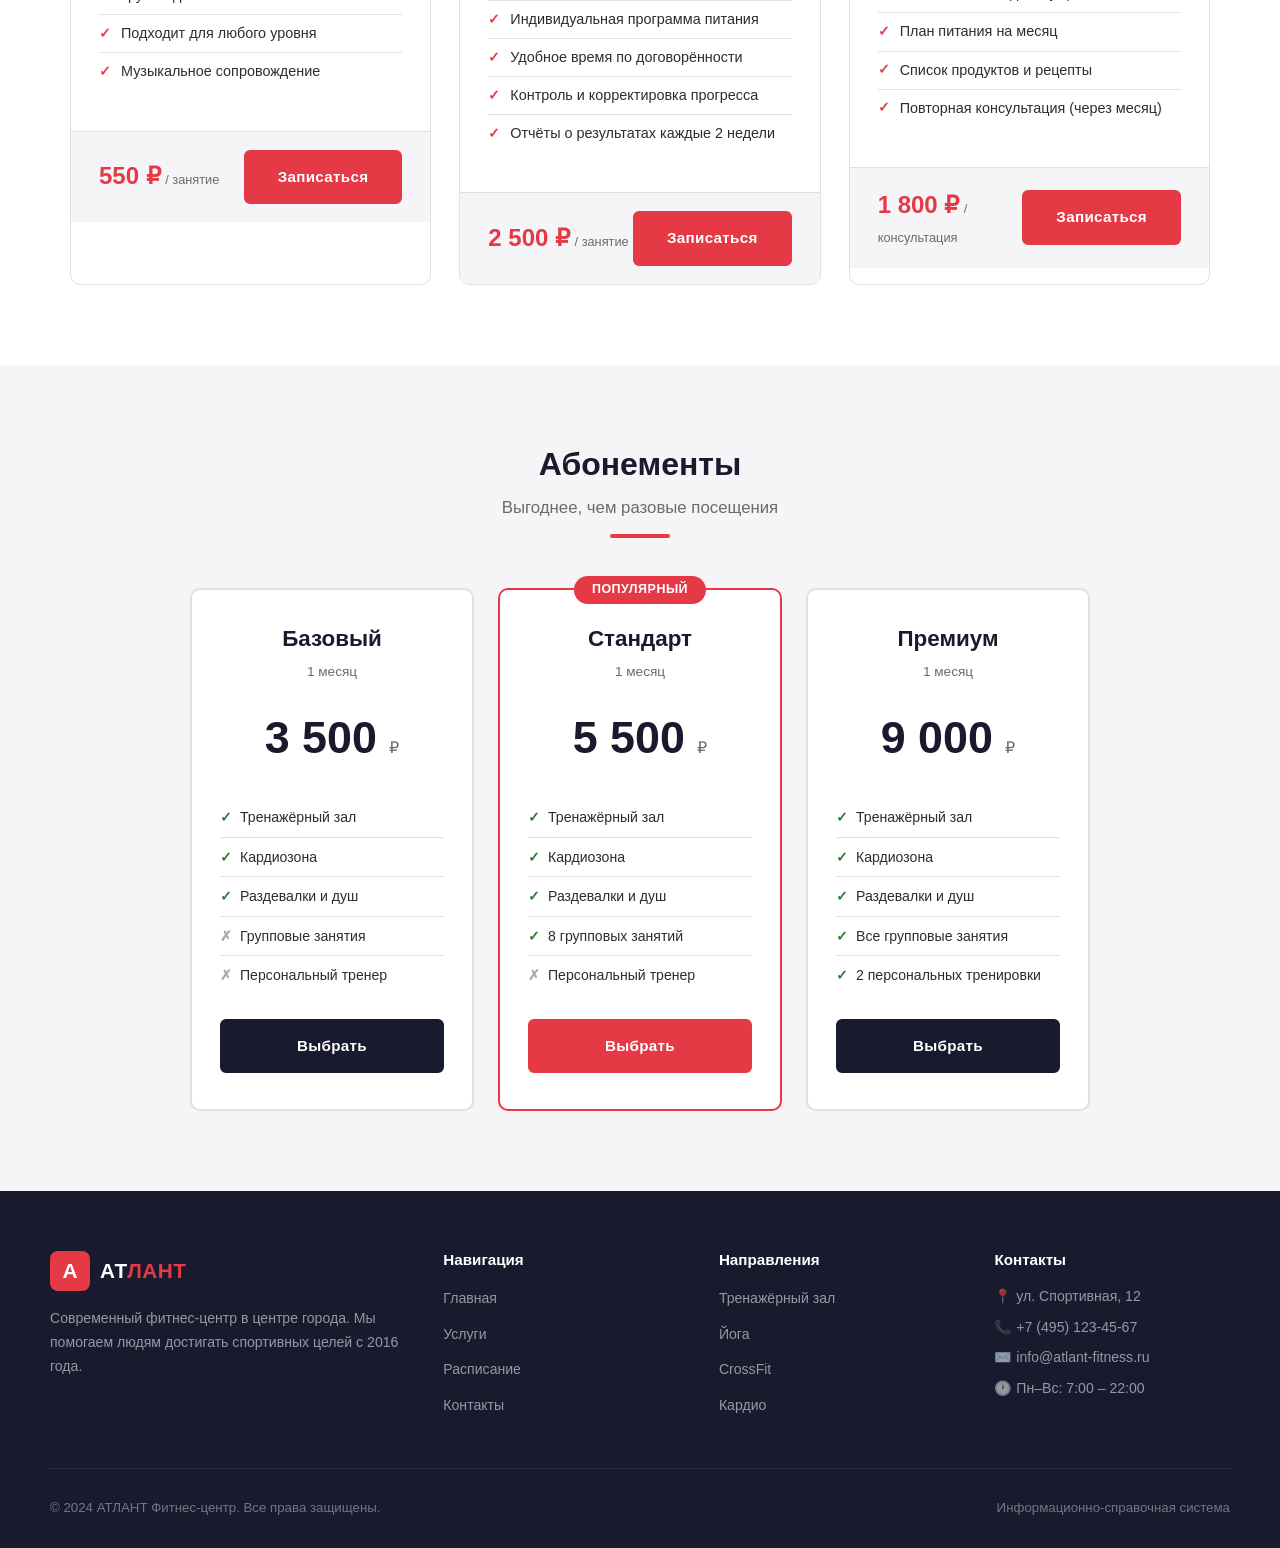
<file: services.html>
<!DOCTYPE html>
<html lang="ru">
<head>
    <meta charset="UTF-8">
    <meta name="viewport" content="width=device-width, initial-scale=1.0">
    <title>АТЛАНТ — Услуги и цены</title>
    <link rel="stylesheet" href="style.css">
</head>
<body>

<header class="header">
    <div class="header-inner">
        <a href="index.html" class="logo">
            <div class="logo-icon">А</div>
            <span class="logo-text">АТ<span>ЛАНТ</span></span>
        </a>
        <nav class="nav">
            <ul>
                <li><a href="index.html">Главная</a></li>
                <li><a href="services.html">Услуги</a></li>
                <li><a href="schedule.html">Расписание</a></li>
                <li><a href="contact.html">Контакты</a></li>
            </ul>
        </nav>
        <a href="#" class="btn btn-primary" data-modal="signup">Записаться</a>
        <button class="burger" aria-label="Открыть меню">
            <span></span><span></span><span></span>
        </button>
    </div>
</header>

<section class="page-hero">
    <div class="container">
        <div class="breadcrumb">
            <a href="index.html">Главная</a>
            <span>/</span>
            <span>Услуги</span>
        </div>
        <h1>Услуги и направления</h1>
        <p>Более 10 направлений для любого уровня подготовки и любых целей</p>
    </div>
</section>

<section class="services-full">
    <div class="container">
        <div class="section-title">
            <h2>Все направления</h2>
            <p>Выберите программу, которая подходит именно вам</p>
            <div class="line"></div>
        </div>

        <div class="services-full-grid">

            <div class="service-full-card">
                <div class="service-full-card-header">
                    <div class="icon">💪</div>
                    <div>
                        <h3>Тренажёрный зал</h3>
                        <p>Силовые и функциональные тренировки</p>
                    </div>
                </div>
                <div class="service-full-card-body">
                    <p>Просторный тренажёрный зал площадью 600 м² с современным оборудованием. Свободные веса, мультистанции, тренажёры для всех групп мышц.</p>
                    <ul class="service-features-list">
                        <li>Более 50 единиц оборудования</li>
                        <li>Зона свободных весов (до 100 кг)</li>
                        <li>Кардиозона (беговые, велосипеды, эллипсы)</li>
                        <li>Первичная консультация тренера бесплатно</li>
                        <li>Раздевалки с душем и сейфами</li>
                    </ul>
                </div>
                <div class="service-footer">
                    <div>
                        <span class="price">800 ₽</span>
                        <span class="price-label"> / разово</span>
                    </div>
                    <a href="#" class="btn btn-primary" data-modal="signup">Записаться</a>
                </div>
            </div>

            <div class="service-full-card">
                <div class="service-full-card-header">
                    <div class="icon">🧘</div>
                    <div>
                        <h3>Йога и стретчинг</h3>
                        <p>Гибкость, баланс, расслабление</p>
                    </div>
                </div>
                <div class="service-full-card-body">
                    <p>Групповые занятия по хатха-йоге, виньяса-йоге и стретчингу. Подходит для начинающих и практикующих. Коврики предоставляются.</p>
                    <ul class="service-features-list">
                        <li>Группы до 12 человек</li>
                        <li>Программы для начинающих и продвинутых</li>
                        <li>Утренние и вечерние сессии</li>
                        <li>Инвентарь включён в стоимость</li>
                        <li>Занятия по медитации (2 раза в неделю)</li>
                    </ul>
                </div>
                <div class="service-footer">
                    <div>
                        <span class="price">600 ₽</span>
                        <span class="price-label"> / занятие</span>
                    </div>
                    <a href="#" class="btn btn-primary" data-modal="signup">Записаться</a>
                </div>
            </div>

            <div class="service-full-card">
                <div class="service-full-card-header">
                    <div class="icon">🔥</div>
                    <div>
                        <h3>CrossFit</h3>
                        <p>Интенсивные функциональные тренировки</p>
                    </div>
                </div>
                <div class="service-full-card-body">
                    <p>Высокоинтенсивные тренировки с разнообразными упражнениями. Каждый день — новый WOD (Workout of the Day). Подходит для подготовленных.</p>
                    <ul class="service-features-list">
                        <li>Ежедневно меняющаяся программа</li>
                        <li>Кольца, канаты, штанги, гири</li>
                        <li>Группы до 16 человек</li>
                        <li>Онбординг для новичков (1 занятие)</li>
                        <li>Отслеживание личных рекордов</li>
                    </ul>
                </div>
                <div class="service-footer">
                    <div>
                        <span class="price">700 ₽</span>
                        <span class="price-label"> / занятие</span>
                    </div>
                    <a href="#" class="btn btn-primary" data-modal="signup">Записаться</a>
                </div>
            </div>

            <div class="service-full-card">
                <div class="service-full-card-header">
                    <div class="icon">🏃</div>
                    <div>
                        <h3>Аэробика и кардио</h3>
                        <p>Выносливость и сжигание калорий</p>
                    </div>
                </div>
                <div class="service-full-card-body">
                    <p>Групповые кардио-занятия, степ-аэробика, зумба и функциональный тренинг. Весёлый формат, результат гарантирован.</p>
                    <ul class="service-features-list">
                        <li>Зумба, степ-аэробика, джаз-фанк</li>
                        <li>Функциональный тренинг (HIIT)</li>
                        <li>Группы до 20 человек</li>
                        <li>Подходит для любого уровня</li>
                        <li>Музыкальное сопровождение</li>
                    </ul>
                </div>
                <div class="service-footer">
                    <div>
                        <span class="price">550 ₽</span>
                        <span class="price-label"> / занятие</span>
                    </div>
                    <a href="#" class="btn btn-primary" data-modal="signup">Записаться</a>
                </div>
            </div>

            <div class="service-full-card">
                <div class="service-full-card-header">
                    <div class="icon">🎯</div>
                    <div>
                        <h3>Персональные тренировки</h3>
                        <p>Индивидуальная программа под ваши цели</p>
                    </div>
                </div>
                <div class="service-full-card-body">
                    <p>Персональный тренер разработает программу под ваши цели, уровень подготовки и состояние здоровья. Максимальный результат за минимальное время.</p>
                    <ul class="service-features-list">
                        <li>Оценка физического состояния</li>
                        <li>Индивидуальная программа питания</li>
                        <li>Удобное время по договорённости</li>
                        <li>Контроль и корректировка прогресса</li>
                        <li>Отчёты о результатах каждые 2 недели</li>
                    </ul>
                </div>
                <div class="service-footer">
                    <div>
                        <span class="price">2 500 ₽</span>
                        <span class="price-label"> / занятие</span>
                    </div>
                    <a href="#" class="btn btn-primary" data-modal="signup">Записаться</a>
                </div>
            </div>

            <div class="service-full-card">
                <div class="service-full-card-header">
                    <div class="icon">🥗</div>
                    <div>
                        <h3>Консультация нутрициолога</h3>
                        <p>Правильное питание — 60% результата</p>
                    </div>
                </div>
                <div class="service-full-card-body">
                    <p>Консультация сертифицированного нутрициолога. Составление плана питания с учётом ваших целей, образа жизни и вкусовых предпочтений.</p>
                    <ul class="service-features-list">
                        <li>Анализ текущего рациона</li>
                        <li>Расчёт КБЖУ под вашу цель</li>
                        <li>План питания на месяц</li>
                        <li>Список продуктов и рецепты</li>
                        <li>Повторная консультация (через месяц)</li>
                    </ul>
                </div>
                <div class="service-footer">
                    <div>
                        <span class="price">1 800 ₽</span>
                        <span class="price-label"> / консультация</span>
                    </div>
                    <a href="#" class="btn btn-primary" data-modal="signup">Записаться</a>
                </div>
            </div>

        </div>
    </div>
</section>

<section class="pricing">
    <div class="container">
        <div class="section-title">
            <h2>Абонементы</h2>
            <p>Выгоднее, чем разовые посещения</p>
            <div class="line"></div>
        </div>

        <div class="pricing-grid">

            <div class="pricing-card">
                <h3>Базовый</h3>
                <p class="pricing-duration">1 месяц</p>
                <div class="pricing-amount">3 500 <span>₽</span></div>
                <ul class="pricing-features">
                    <li>Тренажёрный зал</li>
                    <li>Кардиозона</li>
                    <li>Раздевалки и душ</li>
                    <li class="no">Групповые занятия</li>
                    <li class="no">Персональный тренер</li>
                </ul>
                <a href="#" class="btn btn-dark" style="width:100%;" data-modal="signup">Выбрать</a>
            </div>

            <div class="pricing-card popular">
                <div class="popular-badge">Популярный</div>
                <h3>Стандарт</h3>
                <p class="pricing-duration">1 месяц</p>
                <div class="pricing-amount">5 500 <span>₽</span></div>
                <ul class="pricing-features">
                    <li>Тренажёрный зал</li>
                    <li>Кардиозона</li>
                    <li>Раздевалки и душ</li>
                    <li>8 групповых занятий</li>
                    <li class="no">Персональный тренер</li>
                </ul>
                <a href="#" class="btn btn-primary" style="width:100%;" data-modal="signup">Выбрать</a>
            </div>

            <div class="pricing-card">
                <h3>Премиум</h3>
                <p class="pricing-duration">1 месяц</p>
                <div class="pricing-amount">9 000 <span>₽</span></div>
                <ul class="pricing-features">
                    <li>Тренажёрный зал</li>
                    <li>Кардиозона</li>
                    <li>Раздевалки и душ</li>
                    <li>Все групповые занятия</li>
                    <li>2 персональных тренировки</li>
                </ul>
                <a href="#" class="btn btn-dark" style="width:100%;" data-modal="signup">Выбрать</a>
            </div>

        </div>
    </div>
</section>

<footer class="footer">
    <div class="footer-grid">
        <div class="footer-about">
            <a href="index.html" class="logo">
                <div class="logo-icon">А</div>
                <span class="logo-text">АТ<span>ЛАНТ</span></span>
            </a>
            <p>Современный фитнес-центр в центре города. Мы помогаем людям достигать спортивных целей с 2016 года.</p>
        </div>
        <div class="footer-col">
            <h4>Навигация</h4>
            <ul>
                <li><a href="index.html">Главная</a></li>
                <li><a href="services.html">Услуги</a></li>
                <li><a href="schedule.html">Расписание</a></li>
                <li><a href="contact.html">Контакты</a></li>
            </ul>
        </div>
        <div class="footer-col">
            <h4>Направления</h4>
            <ul>
                <li><a href="services.html">Тренажёрный зал</a></li>
                <li><a href="services.html">Йога</a></li>
                <li><a href="services.html">CrossFit</a></li>
                <li><a href="services.html">Кардио</a></li>
            </ul>
        </div>
        <div class="footer-col">
            <h4>Контакты</h4>
            <p>📍 ул. Спортивная, 12</p>
            <p>📞 +7 (495) 123-45-67</p>
            <p>✉️ info@atlant-fitness.ru</p>
            <p>🕐 Пн–Вс: 7:00 – 22:00</p>
        </div>
    </div>
    <div class="footer-bottom">
        <p>© 2024 АТЛАНТ Фитнес-центр. Все права защищены.</p>
        <p>Информационно-справочная система</p>
    </div>
</footer>

<div class="modal-overlay" id="signupModal">
    <div class="modal">
        <button class="modal-close">✕</button>
        <h3>Записаться на занятие</h3>
        <p>Оставьте контакты и мы свяжемся с вами в течение 30 минут</p>
        <form id="signupForm">
            <div class="form-group">
                <label for="modalName">Ваше имя</label>
                <input type="text" id="modalName" placeholder="Например: Иван">
                <span class="error-msg"></span>
            </div>
            <div class="form-group">
                <label for="modalPhone">Телефон</label>
                <input type="tel" id="modalPhone" placeholder="+7 (___) ___-__-__">
                <span class="error-msg"></span>
            </div>
            <div class="form-group">
                <label for="modalService">Направление</label>
                <select id="modalService">
                    <option value="gym">Тренажёрный зал</option>
                    <option value="yoga">Йога</option>
                    <option value="crossfit">CrossFit</option>
                    <option value="cardio">Кардио</option>
                    <option value="personal">Персональная тренировка</option>
                </select>
            </div>
            <button type="submit" class="btn btn-primary" style="width:100%; margin-top:8px;">Отправить заявку</button>
        </form>
    </div>
</div>

<button class="scroll-top">↑</button>
<script src="script.js"></script>
</body>
</html>
</file>
<file: style.css>
* {
    margin: 0;
    padding: 0;
    box-sizing: border-box;
}

:root {
    --dark-blue: #1a1a2e;
    --medium-blue: #16213e;
    --accent-blue: #0f3460;
    --red: #e63946;
    --red-dark: #c1121f;
    --white: #ffffff;
    --light-gray: #f5f5f7;
    --gray: #e0e0e0;
    --text-dark: #2d2d2d;
    --text-gray: #6b6b6b;
    --shadow: 0 4px 20px rgba(0, 0, 0, 0.08);
    --shadow-hover: 0 8px 30px rgba(0, 0, 0, 0.15);
    --radius: 10px;
    --transition: 0.3s ease;
}

html {
    scroll-behavior: smooth;
}

body {
    font-family: 'Segoe UI', Tahoma, Geneva, Verdana, sans-serif;
    color: var(--text-dark);
    background-color: var(--white);
    line-height: 1.6;
}

a {
    text-decoration: none;
    color: inherit;
}

ul {
    list-style: none;
}

img {
    max-width: 100%;
    display: block;
}

.container {
    max-width: 1180px;
    margin: 0 auto;
    padding: 0 20px;
}

h1, h2, h3, h4 {
    line-height: 1.2;
    font-weight: 700;
}

h1 { font-size: 2.8rem; }
h2 { font-size: 2rem; }
h3 { font-size: 1.4rem; }
h4 { font-size: 1.1rem; }

p { color: var(--text-gray); }

.btn {
    display: inline-block;
    padding: 13px 32px;
    border-radius: 6px;
    font-size: 0.95rem;
    font-weight: 600;
    cursor: pointer;
    transition: var(--transition);
    border: 2px solid transparent;
    letter-spacing: 0.3px;
}

.btn-primary {
    background-color: var(--red);
    color: var(--white);
    border-color: var(--red);
}

.btn-primary:hover {
    background-color: var(--red-dark);
    border-color: var(--red-dark);
    transform: translateY(-2px);
    box-shadow: 0 6px 20px rgba(230, 57, 70, 0.3);
}

.btn-outline {
    background-color: transparent;
    color: var(--white);
    border-color: var(--white);
}

.btn-outline:hover {
    background-color: var(--white);
    color: var(--dark-blue);
    transform: translateY(-2px);
}

.btn-dark {
    background-color: var(--dark-blue);
    color: var(--white);
    border-color: var(--dark-blue);
}

.btn-dark:hover {
    background-color: var(--accent-blue);
    border-color: var(--accent-blue);
    transform: translateY(-2px);
}

.section-title {
    text-align: center;
    margin-bottom: 50px;
}

.section-title h2 {
    color: var(--dark-blue);
    margin-bottom: 12px;
}

.section-title p {
    font-size: 1.05rem;
    max-width: 580px;
    margin: 0 auto;
}

.section-title .line {
    width: 60px;
    height: 4px;
    background-color: var(--red);
    margin: 12px auto 0;
    border-radius: 2px;
}

.header {
    background-color: var(--dark-blue);
    position: sticky;
    top: 0;
    z-index: 1000;
    box-shadow: 0 2px 15px rgba(0,0,0,0.3);
}

.header-inner {
    display: flex;
    align-items: center;
    justify-content: space-between;
    padding: 18px 20px;
    max-width: 1180px;
    margin: 0 auto;
}

.logo {
    display: flex;
    align-items: center;
    gap: 10px;
    color: var(--white);
}

.logo-icon {
    width: 40px;
    height: 40px;
    background-color: var(--red);
    border-radius: 8px;
    display: flex;
    align-items: center;
    justify-content: center;
    font-size: 1.3rem;
    font-weight: 900;
    color: white;
}

.logo-text {
    font-size: 1.3rem;
    font-weight: 800;
    letter-spacing: 0.5px;
}

.logo-text span {
    color: var(--red);
}

.nav ul {
    display: flex;
    gap: 8px;
}

.nav a {
    color: rgba(255,255,255,0.85);
    font-size: 0.95rem;
    font-weight: 500;
    padding: 8px 14px;
    border-radius: 6px;
    transition: var(--transition);
}

.nav a:hover,
.nav a.active {
    color: var(--white);
    background-color: rgba(255,255,255,0.1);
}

.burger {
    display: none;
    flex-direction: column;
    gap: 5px;
    cursor: pointer;
    padding: 5px;
    background: none;
    border: none;
}

.burger span {
    display: block;
    width: 24px;
    height: 2px;
    background-color: var(--white);
    border-radius: 2px;
    transition: var(--transition);
}

.burger.open span:nth-child(1) {
    transform: translateY(7px) rotate(45deg);
}
.burger.open span:nth-child(2) {
    opacity: 0;
}
.burger.open span:nth-child(3) {
    transform: translateY(-7px) rotate(-45deg);
}

.hero {
    background: linear-gradient(135deg, var(--dark-blue) 0%, var(--accent-blue) 100%);
    color: var(--white);
    padding: 100px 20px;
    text-align: center;
    position: relative;
    overflow: hidden;
}

.hero::before {
    content: '';
    position: absolute;
    top: -50%;
    right: -20%;
    width: 600px;
    height: 600px;
    border-radius: 50%;
    background: rgba(230, 57, 70, 0.06);
    pointer-events: none;
}

.hero::after {
    content: '';
    position: absolute;
    bottom: -30%;
    left: -10%;
    width: 400px;
    height: 400px;
    border-radius: 50%;
    background: rgba(255, 255, 255, 0.04);
    pointer-events: none;
}

.hero-content {
    position: relative;
    z-index: 1;
    max-width: 720px;
    margin: 0 auto;
}

.hero-badge {
    display: inline-block;
    background-color: rgba(230, 57, 70, 0.2);
    color: #ff8087;
    border: 1px solid rgba(230, 57, 70, 0.4);
    padding: 6px 18px;
    border-radius: 30px;
    font-size: 0.85rem;
    font-weight: 600;
    letter-spacing: 1px;
    text-transform: uppercase;
    margin-bottom: 24px;
}

.hero h1 {
    font-size: 3.2rem;
    margin-bottom: 20px;
    line-height: 1.15;
}

.hero h1 span {
    color: var(--red);
}

.hero p {
    font-size: 1.15rem;
    color: rgba(255,255,255,0.75);
    margin-bottom: 36px;
    max-width: 560px;
    margin-left: auto;
    margin-right: auto;
}

.hero-buttons {
    display: flex;
    gap: 14px;
    justify-content: center;
    flex-wrap: wrap;
}

.hero-stats {
    display: flex;
    justify-content: center;
    gap: 50px;
    margin-top: 60px;
    padding-top: 50px;
    border-top: 1px solid rgba(255,255,255,0.1);
    flex-wrap: wrap;
}

.stat-item {
    text-align: center;
}

.stat-number {
    font-size: 2.4rem;
    font-weight: 800;
    color: var(--white);
    display: block;
}

.stat-label {
    font-size: 0.85rem;
    color: rgba(255,255,255,0.6);
    margin-top: 4px;
}

.features {
    padding: 80px 20px;
    background-color: var(--white);
}

.features-grid {
    display: grid;
    grid-template-columns: repeat(auto-fit, minmax(230px, 1fr));
    gap: 28px;
}

.feature-card {
    background: var(--white);
    border: 1px solid var(--gray);
    border-radius: var(--radius);
    padding: 32px 24px;
    text-align: center;
    transition: var(--transition);
}

.feature-card:hover {
    transform: translateY(-5px);
    box-shadow: var(--shadow-hover);
    border-color: rgba(230, 57, 70, 0.2);
}

.feature-icon {
    font-size: 2.4rem;
    margin-bottom: 16px;
    display: block;
}

.feature-card h3 {
    color: var(--dark-blue);
    margin-bottom: 10px;
    font-size: 1.15rem;
}

.feature-card p {
    font-size: 0.9rem;
    line-height: 1.6;
}

.services-preview {
    padding: 80px 20px;
    background-color: var(--light-gray);
}

.services-grid {
    display: grid;
    grid-template-columns: repeat(auto-fit, minmax(260px, 1fr));
    gap: 24px;
}

.service-card {
    background: var(--white);
    border-radius: var(--radius);
    overflow: hidden;
    box-shadow: var(--shadow);
    transition: var(--transition);
}

.service-card:hover {
    transform: translateY(-6px);
    box-shadow: var(--shadow-hover);
}

.service-card-top {
    padding: 36px 28px 24px;
    background: linear-gradient(135deg, var(--dark-blue), var(--accent-blue));
    color: white;
    text-align: center;
}

.service-card-top .icon {
    font-size: 2.6rem;
    margin-bottom: 12px;
    display: block;
}

.service-card-top h3 {
    font-size: 1.25rem;
}

.service-card-body {
    padding: 22px 24px;
}

.service-card-body p {
    font-size: 0.9rem;
    margin-bottom: 16px;
}

.service-price {
    display: flex;
    justify-content: space-between;
    align-items: center;
}

.price {
    font-size: 1.3rem;
    font-weight: 700;
    color: var(--red);
}

.price-label {
    font-size: 0.8rem;
    color: var(--text-gray);
}

.services-more {
    text-align: center;
    margin-top: 40px;
}

.schedule-preview {
    padding: 80px 20px;
    background-color: var(--white);
}

.schedule-table-wrap {
    overflow-x: auto;
}

.schedule-table {
    width: 100%;
    border-collapse: collapse;
    border-radius: var(--radius);
    overflow: hidden;
    box-shadow: var(--shadow);
}

.schedule-table th {
    background-color: var(--dark-blue);
    color: var(--white);
    padding: 14px 18px;
    font-size: 0.9rem;
    font-weight: 600;
    text-align: left;
}

.schedule-table td {
    padding: 12px 18px;
    border-bottom: 1px solid var(--gray);
    font-size: 0.9rem;
    color: var(--text-dark);
}

.schedule-table tr:last-child td {
    border-bottom: none;
}

.schedule-table tr:nth-child(even) td {
    background-color: var(--light-gray);
}

.schedule-table tr:hover td {
    background-color: rgba(230, 57, 70, 0.04);
}

.badge {
    display: inline-block;
    padding: 3px 10px;
    border-radius: 30px;
    font-size: 0.75rem;
    font-weight: 600;
}

.badge-yoga { background: #e8f5e9; color: #2e7d32; }
.badge-strength { background: #fce4ec; color: #c62828; }
.badge-cardio { background: #e3f2fd; color: #1565c0; }
.badge-crossfit { background: #fff3e0; color: #e65100; }

.trainers-preview {
    padding: 80px 20px;
    background-color: var(--light-gray);
}

.trainers-grid {
    display: grid;
    grid-template-columns: repeat(auto-fit, minmax(220px, 1fr));
    gap: 24px;
}

.trainer-card {
    background: var(--white);
    border-radius: var(--radius);
    padding: 28px 20px;
    text-align: center;
    box-shadow: var(--shadow);
    transition: var(--transition);
}

.trainer-card:hover {
    transform: translateY(-5px);
    box-shadow: var(--shadow-hover);
}

.trainer-avatar {
    width: 90px;
    height: 90px;
    border-radius: 50%;
    background: linear-gradient(135deg, var(--dark-blue), var(--accent-blue));
    margin: 0 auto 16px;
    display: flex;
    align-items: center;
    justify-content: center;
    font-size: 2rem;
    color: white;
    font-weight: 700;
}

.trainer-card h3 {
    color: var(--dark-blue);
    font-size: 1.1rem;
    margin-bottom: 4px;
}

.trainer-spec {
    font-size: 0.85rem;
    color: var(--red);
    font-weight: 600;
    margin-bottom: 10px;
}

.trainer-card p {
    font-size: 0.85rem;
}


.page-hero {
    background: linear-gradient(135deg, var(--dark-blue), var(--accent-blue));
    color: var(--white);
    padding: 60px 20px;
    text-align: center;
}

.page-hero h1 {
    font-size: 2.4rem;
    margin-bottom: 10px;
}

.page-hero p {
    color: rgba(255,255,255,0.7);
    font-size: 1.05rem;
}

.breadcrumb {
    display: flex;
    justify-content: center;
    gap: 8px;
    margin-bottom: 20px;
    font-size: 0.85rem;
    color: rgba(255,255,255,0.6);
}

.breadcrumb a {
    color: rgba(255,255,255,0.6);
    transition: var(--transition);
}

.breadcrumb a:hover { color: white; }

.breadcrumb span { color: rgba(255,255,255,0.4); }

.services-full {
    padding: 80px 20px;
}

.services-full-grid {
    display: grid;
    grid-template-columns: repeat(auto-fit, minmax(300px, 1fr));
    gap: 28px;
}

.service-full-card {
    border: 1px solid var(--gray);
    border-radius: var(--radius);
    overflow: hidden;
    transition: var(--transition);
}

.service-full-card:hover {
    box-shadow: var(--shadow-hover);
    border-color: rgba(230, 57, 70, 0.3);
}

.service-full-card-header {
    padding: 28px;
    background: linear-gradient(135deg, var(--dark-blue), var(--accent-blue));
    color: white;
    display: flex;
    align-items: center;
    gap: 16px;
}

.service-full-card-header .icon {
    font-size: 2rem;
    width: 55px;
    height: 55px;
    background: rgba(255,255,255,0.1);
    border-radius: 10px;
    display: flex;
    align-items: center;
    justify-content: center;
    flex-shrink: 0;
}

.service-full-card-header h3 {
    font-size: 1.2rem;
}

.service-full-card-header p {
    font-size: 0.82rem;
    color: rgba(255,255,255,0.7);
    margin-top: 3px;
}

.service-full-card-body {
    padding: 24px 28px;
}

.service-features-list {
    margin: 16px 0;
}

.service-features-list li {
    display: flex;
    align-items: center;
    gap: 10px;
    padding: 7px 0;
    border-bottom: 1px solid var(--gray);
    font-size: 0.9rem;
    color: var(--text-dark);
}

.service-features-list li:last-child {
    border-bottom: none;
}

.service-features-list li::before {
    content: '✓';
    color: var(--red);
    font-weight: 700;
    font-size: 0.85rem;
}

.service-footer {
    display: flex;
    justify-content: space-between;
    align-items: center;
    padding: 18px 28px;
    background: var(--light-gray);
    border-top: 1px solid var(--gray);
}

.service-footer .price {
    font-size: 1.5rem;
}

.pricing {
    padding: 80px 20px;
    background: var(--light-gray);
}

.pricing-grid {
    display: grid;
    grid-template-columns: repeat(auto-fit, minmax(260px, 1fr));
    gap: 24px;
    max-width: 900px;
    margin: 0 auto;
}

.pricing-card {
    background: var(--white);
    border-radius: var(--radius);
    padding: 36px 28px;
    text-align: center;
    border: 2px solid var(--gray);
    transition: var(--transition);
    position: relative;
}

.pricing-card.popular {
    border-color: var(--red);
    transform: scale(1.03);
}

.popular-badge {
    position: absolute;
    top: -14px;
    left: 50%;
    transform: translateX(-50%);
    background: var(--red);
    color: white;
    padding: 4px 18px;
    border-radius: 30px;
    font-size: 0.78rem;
    font-weight: 700;
    text-transform: uppercase;
    letter-spacing: 0.5px;
    white-space: nowrap;
}

.pricing-card:hover {
    box-shadow: var(--shadow-hover);
}

.pricing-card h3 {
    color: var(--dark-blue);
    margin-bottom: 8px;
}

.pricing-duration {
    font-size: 0.85rem;
    color: var(--text-gray);
    margin-bottom: 20px;
}

.pricing-amount {
    font-size: 2.8rem;
    font-weight: 800;
    color: var(--dark-blue);
    margin-bottom: 4px;
}

.pricing-amount span {
    font-size: 1rem;
    font-weight: 400;
    color: var(--text-gray);
}

.pricing-features {
    margin: 24px 0;
    text-align: left;
}

.pricing-features li {
    padding: 8px 0;
    border-bottom: 1px solid var(--gray);
    font-size: 0.88rem;
    color: var(--text-dark);
    display: flex;
    align-items: center;
    gap: 8px;
}

.pricing-features li:last-child { border-bottom: none; }

.pricing-features li::before {
    content: '✓';
    color: #2e7d32;
    font-weight: 700;
}

.pricing-features li.no::before {
    content: '✗';
    color: #aaa;
}

.logo-icon{
    animation: blinkLogo 1.5s infinite;
}

@keyframes blinkLogo{
    0%{
        opacity: 1;
        transform: scale(1);
    }

    50%{
        opacity: 0.8;
        transform: scale(1.05);
    }

    100%{
        opacity: 1;
        transform: scale(1);
    }
}


.schedule-section {
    padding: 80px 20px;
}

.schedule-filters {
    display: flex;
    gap: 10px;
    flex-wrap: wrap;
    margin-bottom: 36px;
    justify-content: center;
}

.filter-btn {
    padding: 9px 20px;
    border: 2px solid var(--gray);
    background: var(--white);
    border-radius: 30px;
    font-size: 0.9rem;
    font-weight: 500;
    cursor: pointer;
    transition: var(--transition);
    color: var(--text-dark);
}

.filter-btn:hover,
.filter-btn.active {
    background-color: var(--dark-blue);
    border-color: var(--dark-blue);
    color: var(--white);
}

.schedule-days {
    display: grid;
    gap: 20px;
}

.schedule-day {
    background: var(--white);
    border: 1px solid var(--gray);
    border-radius: var(--radius);
    overflow: hidden;
}

.schedule-day-header {
    background: var(--dark-blue);
    color: var(--white);
    padding: 14px 22px;
    font-weight: 700;
    font-size: 1rem;
    display: flex;
    justify-content: space-between;
    align-items: center;
}

.schedule-day-header .day-count {
    font-size: 0.8rem;
    font-weight: 400;
    opacity: 0.7;
}

.schedule-items {
    padding: 0;
}

.schedule-item {
    display: grid;
    grid-template-columns: 100px 1fr auto;
    align-items: center;
    padding: 14px 22px;
    border-bottom: 1px solid var(--gray);
    transition: var(--transition);
    gap: 16px;
}

.schedule-item:last-child {
    border-bottom: none;
}

.schedule-item:hover {
    background: var(--light-gray);
}

.item-time {
    font-weight: 700;
    color: var(--dark-blue);
    font-size: 0.95rem;
}

.item-info h4 {
    font-size: 0.95rem;
    color: var(--text-dark);
    margin-bottom: 2px;
}

.item-info p {
    font-size: 0.82rem;
}

.item-action .btn {
    padding: 7px 16px;
    font-size: 0.82rem;
}

.contact-section {
    padding: 80px 20px;
}

.contact-grid {
    display: grid;
    grid-template-columns: 1fr 1.3fr;
    gap: 50px;
    align-items: start;
}

.contact-info h2 {
    color: var(--dark-blue);
    margin-bottom: 16px;
}

.contact-info > p {
    margin-bottom: 32px;
}

.contact-items {
    display: flex;
    flex-direction: column;
    gap: 20px;
}

.contact-item {
    display: flex;
    align-items: flex-start;
    gap: 16px;
}

.contact-item-icon {
    width: 46px;
    height: 46px;
    background: var(--light-gray);
    border-radius: 10px;
    display: flex;
    align-items: center;
    justify-content: center;
    font-size: 1.2rem;
    flex-shrink: 0;
    border: 1px solid var(--gray);
}

.contact-item-text h4 {
    color: var(--dark-blue);
    font-size: 0.95rem;
    margin-bottom: 3px;
}

.contact-item-text p {
    font-size: 0.9rem;
}

.contact-map {
    margin-top: 30px;
    background: var(--dark-blue);
    height: 180px;
    border-radius: var(--radius);
    display: flex;
    align-items: center;
    justify-content: center;
    color: rgba(255,255,255,0.4);
    font-size: 0.9rem;
    overflow: hidden;
}

.contact-form-block {
    background: var(--light-gray);
    border-radius: var(--radius);
    padding: 36px 32px;
    border: 1px solid var(--gray);
}

.contact-form-block h3 {
    color: var(--dark-blue);
    margin-bottom: 6px;
}

.contact-form-block > p {
    margin-bottom: 24px;
    font-size: 0.9rem;
}

.form-group {
    margin-bottom: 18px;
}

.form-group label {
    display: block;
    font-size: 0.88rem;
    font-weight: 600;
    color: var(--text-dark);
    margin-bottom: 6px;
}

.form-group input,
.form-group select,
.form-group textarea {
    width: 100%;
    padding: 12px 16px;
    border: 1.5px solid var(--gray);
    border-radius: 7px;
    font-size: 0.93rem;
    font-family: inherit;
    color: var(--text-dark);
    background: var(--white);
    transition: var(--transition);
    outline: none;
}

.form-group input:focus,
.form-group select:focus,
.form-group textarea:focus {
    border-color: var(--dark-blue);
    box-shadow: 0 0 0 3px rgba(26, 26, 46, 0.08);
}

.form-group input.error,
.form-group select.error,
.form-group textarea.error {
    border-color: var(--red);
}

.form-group textarea {
    height: 110px;
    resize: vertical;
}

.form-row {
    display: grid;
    grid-template-columns: 1fr 1fr;
    gap: 14px;
}

.error-msg {
    font-size: 0.78rem;
    color: var(--red);
    margin-top: 4px;
    display: none;
}

.error-msg.show {
    display: block;
}

.form-success {
    display: none;
    text-align: center;
    padding: 30px;
}

.form-success.show {
    display: block;
}

.success-icon {
    font-size: 3rem;
    margin-bottom: 14px;
}

.form-success h3 {
    color: var(--dark-blue);
    margin-bottom: 8px;
}

.footer {
    background-color: var(--dark-blue);
    color: rgba(255,255,255,0.7);
    padding: 60px 20px 30px;
}

.footer-grid {
    display: grid;
    grid-template-columns: 1.5fr 1fr 1fr 1fr;
    gap: 40px;
    max-width: 1180px;
    margin: 0 auto 40px;
}

.footer-about .logo {
    margin-bottom: 16px;
}

.footer-about p {
    font-size: 0.88rem;
    color: rgba(255,255,255,0.55);
    line-height: 1.7;
}

.footer-col h4 {
    color: var(--white);
    font-size: 0.95rem;
    margin-bottom: 16px;
    font-weight: 700;
}

.footer-col ul li {
    margin-bottom: 10px;
}

.footer-col ul li a {
    color: rgba(255,255,255,0.55);
    font-size: 0.88rem;
    transition: var(--transition);
}

.footer-col ul li a:hover {
    color: var(--white);
    padding-left: 4px;
}

.footer-col p {
    font-size: 0.88rem;
    color: rgba(255,255,255,0.55);
    margin-bottom: 8px;
}

.footer-bottom {
    max-width: 1180px;
    margin: 0 auto;
    padding-top: 28px;
    border-top: 1px solid rgba(255,255,255,0.08);
    display: flex;
    justify-content: space-between;
    align-items: center;
    flex-wrap: wrap;
    gap: 10px;
}

.footer-bottom p {
    font-size: 0.83rem;
    color: rgba(255,255,255,0.4);
}

.modal-overlay {
    position: fixed;
    inset: 0;
    background: rgba(0,0,0,0.6);
    z-index: 2000;
    display: flex;
    align-items: center;
    justify-content: center;
    padding: 20px;
    opacity: 0;
    pointer-events: none;
    transition: opacity 0.3s ease;
}

.modal-overlay.open {
    opacity: 1;
    pointer-events: all;
}

.modal {
    background: var(--white);
    border-radius: 14px;
    padding: 40px;
    width: 100%;
    max-width: 460px;
    position: relative;
    transform: scale(0.9);
    transition: transform 0.3s ease;
}

.modal-overlay.open .modal {
    transform: scale(1);
}

.modal-close {
    position: absolute;
    top: 14px;
    right: 16px;
    background: none;
    border: none;
    font-size: 1.5rem;
    cursor: pointer;
    color: var(--text-gray);
    transition: var(--transition);
    line-height: 1;
    padding: 4px;
}

.modal-close:hover {
    color: var(--text-dark);
}

.modal h3 {
    color: var(--dark-blue);
    margin-bottom: 8px;
    font-size: 1.4rem;
}

.modal > p {
    font-size: 0.9rem;
    margin-bottom: 24px;
}

.scroll-top {
    position: fixed;
    bottom: 30px;
    right: 30px;
    width: 46px;
    height: 46px;
    background: var(--dark-blue);
    color: white;
    border: none;
    border-radius: 10px;
    font-size: 1.2rem;
    cursor: pointer;
    z-index: 999;
    opacity: 0;
    transform: translateY(20px);
    pointer-events: none;
    transition: var(--transition);
    box-shadow: 0 4px 15px rgba(0,0,0,0.2);
}

.scroll-top.visible {
    opacity: 1;
    transform: translateY(0);
    pointer-events: all;
}

.scroll-top:hover {
    background: var(--red);
    transform: translateY(-3px);
}

@media (max-width: 900px) {
    .footer-grid {
        grid-template-columns: 1fr 1fr;
    }
    .contact-grid {
        grid-template-columns: 1fr;
    }
}

@media (max-width: 700px) {
    .nav {
        display: none;
        position: absolute;
        top: 100%;
        left: 0;
        right: 0;
        background: var(--dark-blue);
        padding: 16px 20px;
        border-top: 1px solid rgba(255,255,255,0.1);
    }

    .nav.open {
        display: block;
    }

    .nav ul {
        flex-direction: column;
        gap: 4px;
    }

    .nav a {
        display: block;
        padding: 10px 14px;
    }

    .burger {
        display: flex;
    }

    .header-inner {
        position: relative;
    }

    h1 { font-size: 2rem; }
    h2 { font-size: 1.6rem; }

    .hero { padding: 70px 20px; }
    .hero h1 { font-size: 2.2rem; }

    .hero-stats {
        gap: 28px;
    }

    .features-grid,
    .services-grid,
    .trainers-grid,
    .pricing-grid {
        grid-template-columns: 1fr;
    }

    .schedule-item {
        grid-template-columns: 80px 1fr;
    }

    .item-action {
        display: none;
    }

    .footer-grid {
        grid-template-columns: 1fr;
        gap: 28px;
    }

    .footer-bottom {
        flex-direction: column;
        text-align: center;
    }

    .form-row {
        grid-template-columns: 1fr;
    }
}
</file>
